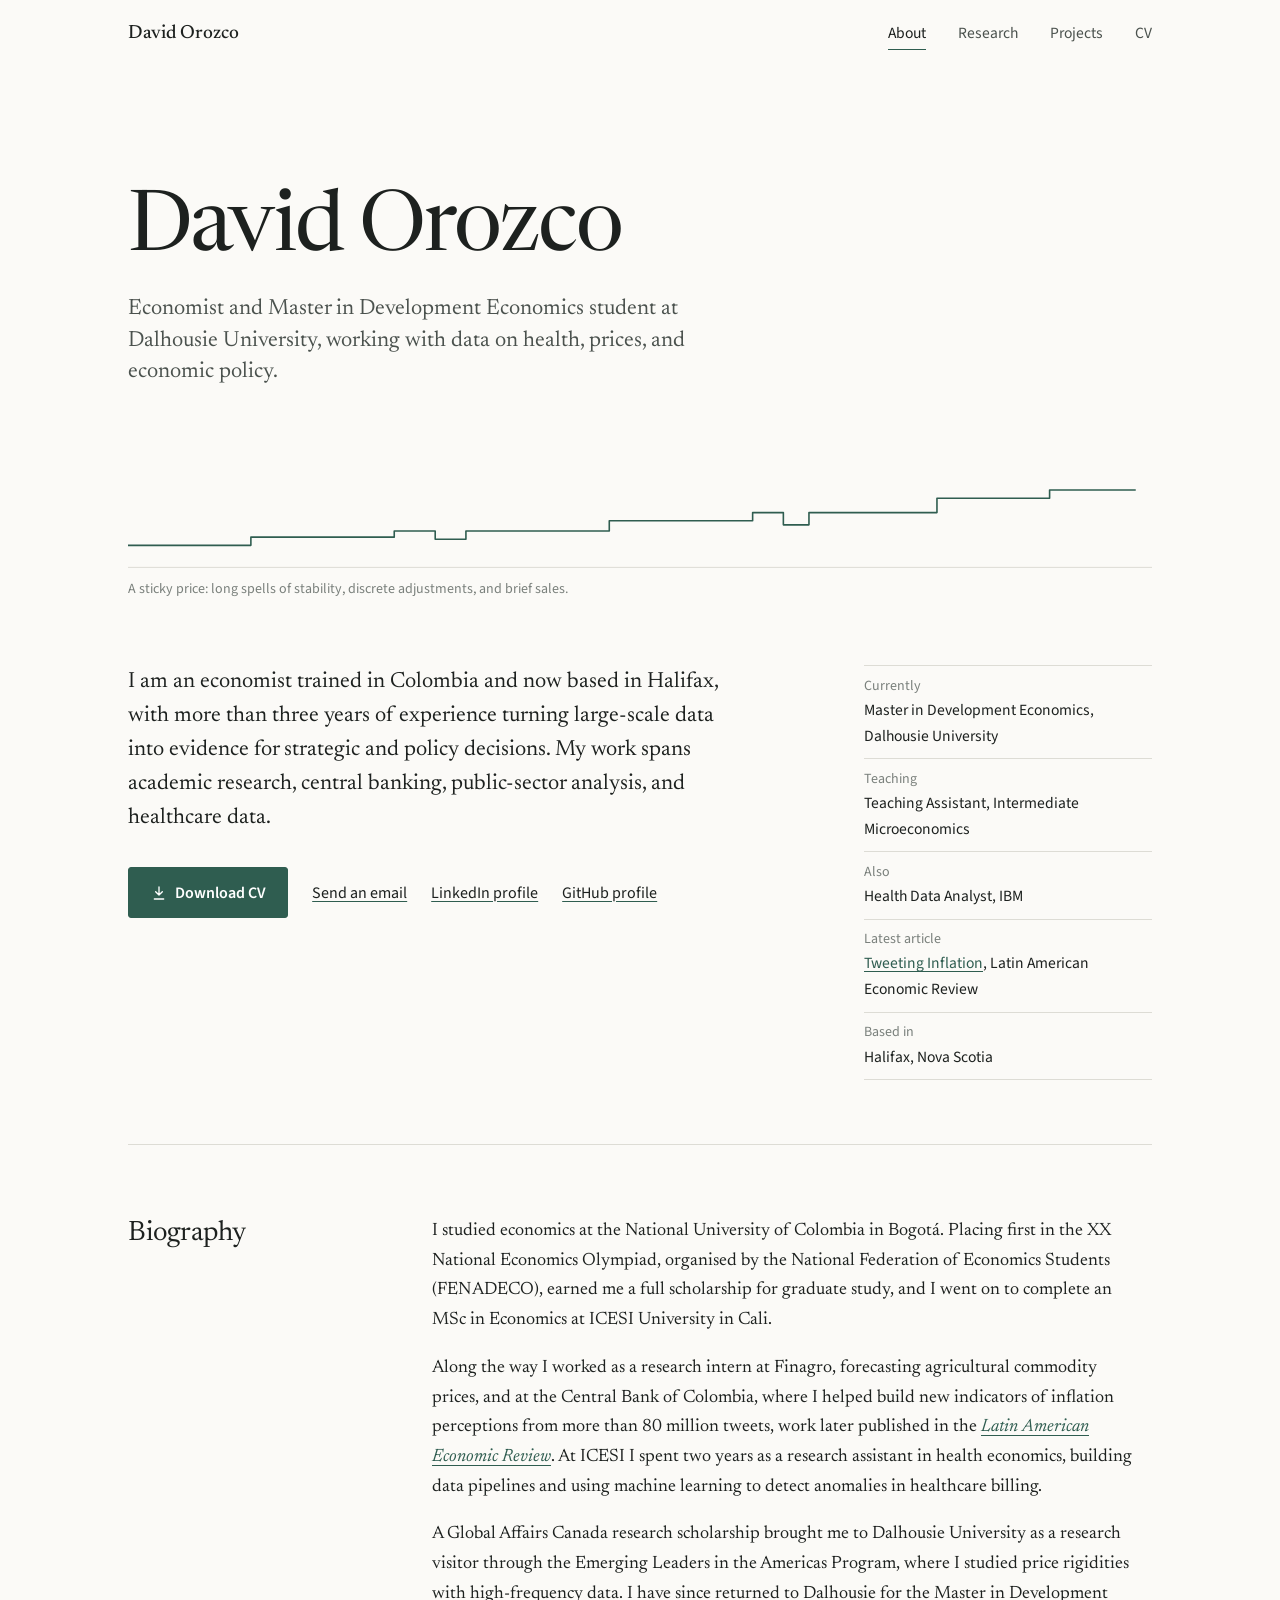
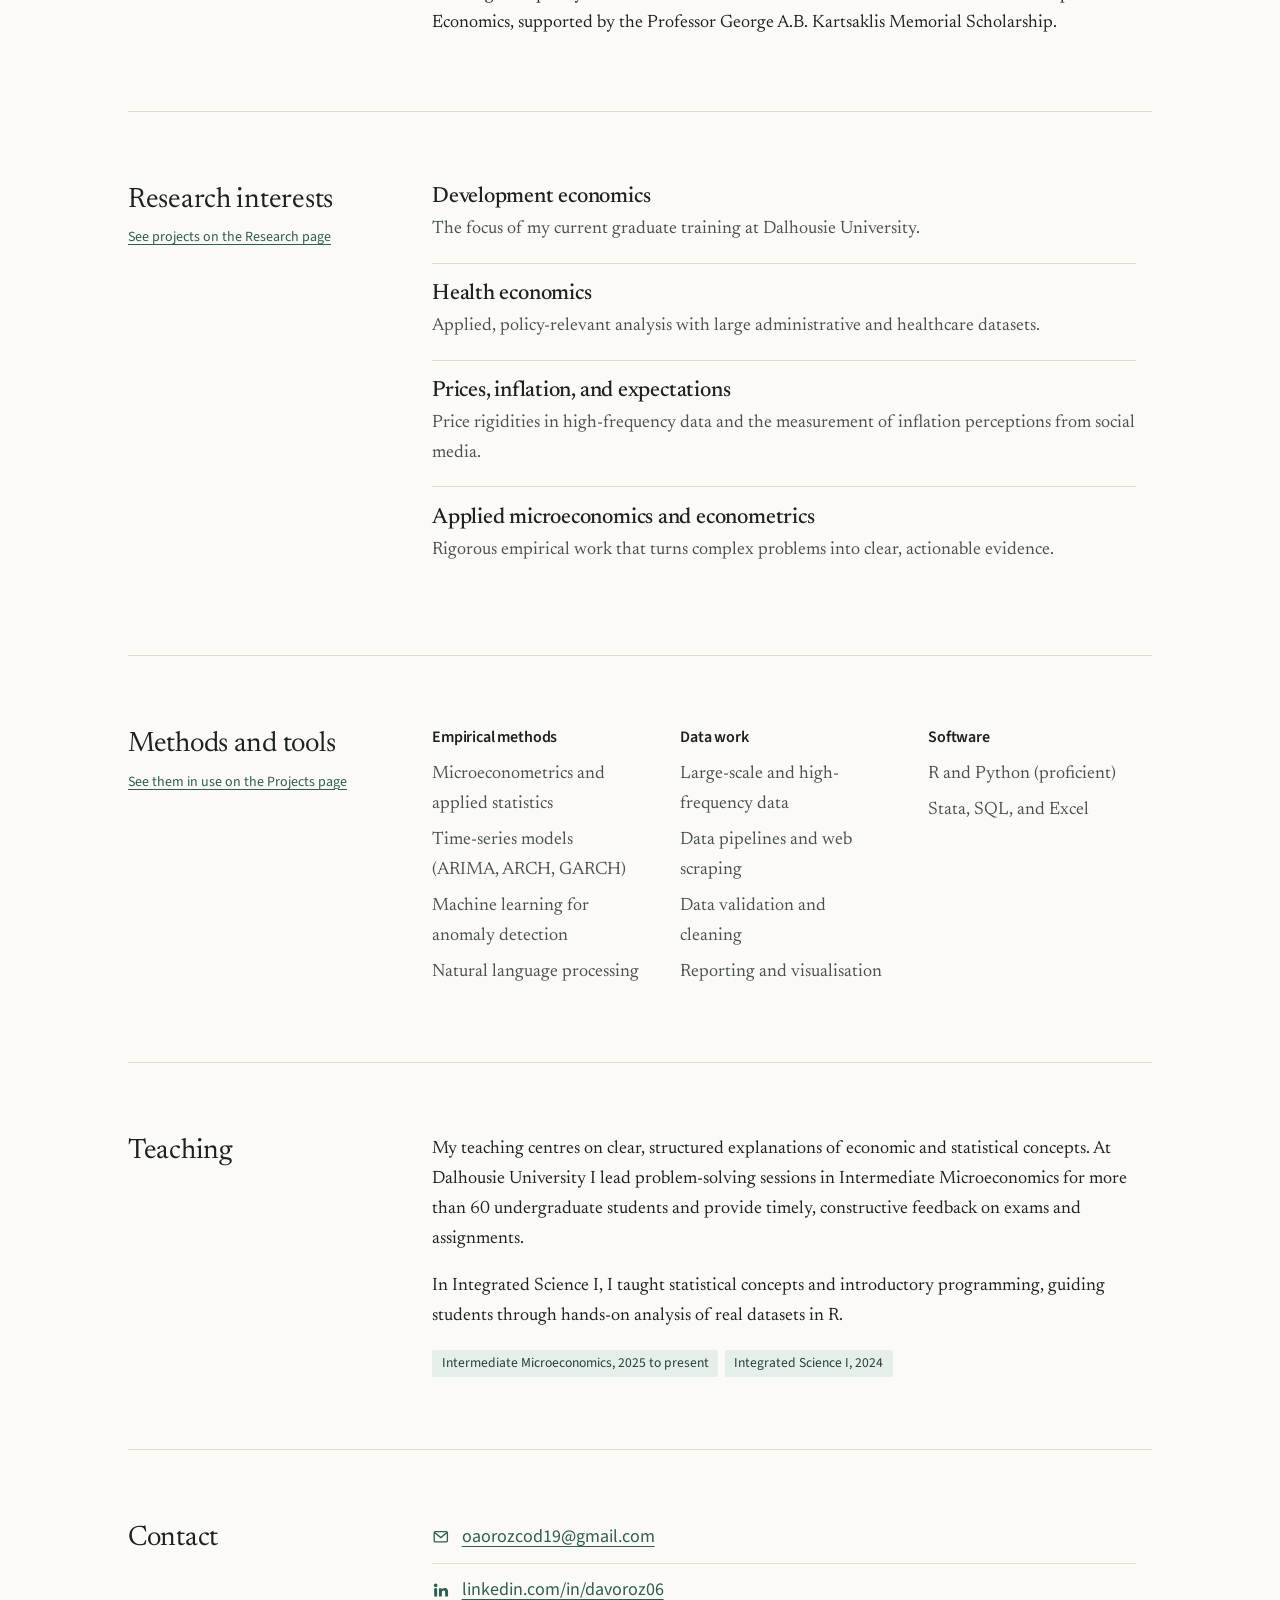
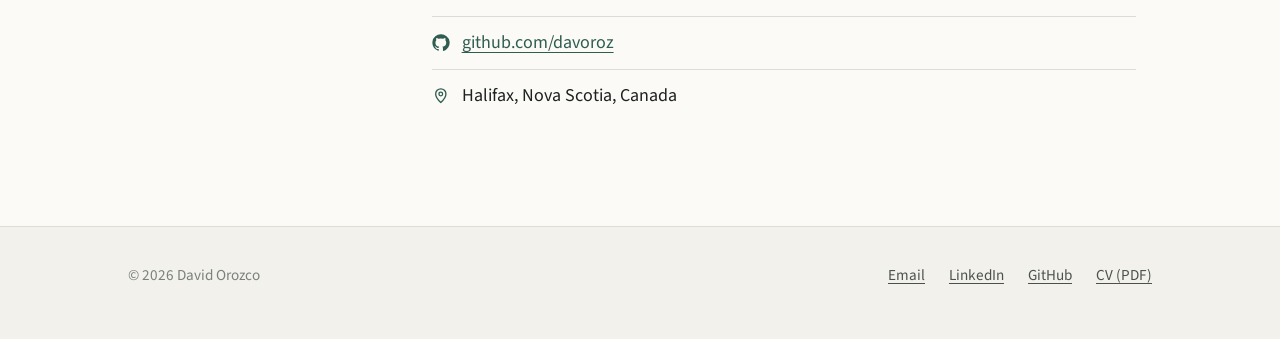
<file: index.html>
<!DOCTYPE html>
<html lang="en">
<head>
  <meta charset="utf-8">
  <meta name="viewport" content="width=device-width, initial-scale=1">
  <title>David Orozco | Economist</title>
  <meta name="description" content="David Orozco is an economist and Master in Development Economics student at Dalhousie University, working on applied microeconomics, health economics, and price dynamics.">
  <link rel="icon" href="assets/img/favicon.svg" type="image/svg+xml">
  <link rel="canonical" href="https://davoroz.github.io/david-orozco-site/">
  <meta name="theme-color" content="#FBFAF7" media="(prefers-color-scheme: light)">
  <meta name="theme-color" content="#151917" media="(prefers-color-scheme: dark)">

  <!-- Social preview (LinkedIn, X, Slack, WhatsApp…) -->
  <meta property="og:type" content="website">
  <meta property="og:site_name" content="David Orozco">
  <meta property="og:title" content="David Orozco | Economist">
  <meta property="og:description" content="David Orozco is an economist and Master in Development Economics student at Dalhousie University, working on applied microeconomics, health economics, and price dynamics.">
  <meta property="og:url" content="https://davoroz.github.io/david-orozco-site/">
  <meta property="og:image" content="https://davoroz.github.io/david-orozco-site/assets/img/og-image.png">
  <meta property="og:image:width" content="1200">
  <meta property="og:image:height" content="630">
  <meta property="og:image:alt" content="David Orozco, economist and data analyst, with a stylised sticky-price line.">
  <meta name="twitter:card" content="summary_large_image">

  <!-- Fonts: Newsreader (serif, text and headings) + Source Sans 3 (interface) -->
  <link rel="preconnect" href="https://fonts.googleapis.com">
  <link rel="preconnect" href="https://fonts.gstatic.com" crossorigin>
  <link href="https://fonts.googleapis.com/css2?family=Newsreader:ital,opsz,wght@0,6..72,300..600;1,6..72,400&family=Source+Sans+3:wght@400;600&display=swap" rel="stylesheet">

  <link rel="stylesheet" href="styles.css">
  <script>document.documentElement.classList.add('js');</script>
</head>
<body>
  <a class="skip-link" href="#main">Skip to content</a>

  <!-- ===== Header (same on every page; update aria-current per page) ===== -->
  <header class="site-header">
    <div class="site-header__inner">
      <a class="site-name" href="index.html">David Orozco</a>
      <button class="nav-toggle" type="button" aria-expanded="false" aria-controls="site-nav">Menu</button>
      <nav class="site-nav" id="site-nav" aria-label="Main">
        <ul>
          <li><a href="index.html" aria-current="page">About</a></li>
          <li><a href="research.html">Research</a></li>
          <li><a href="projects.html">Projects</a></li>
          <li><a href="cv.html">CV</a></li>
        </ul>
      </nav>
    </div>
  </header>

  <main id="main">

    <!-- ===== Hero ===== -->
    <section class="wrap hero" aria-labelledby="name">
      <h1 class="hero__name" id="name">David Orozco</h1>
      <p class="hero__role">Economist and Master in Development Economics student at Dalhousie University, working with data on health, prices, and economic policy.</p>

      <!-- Decorative sticky-price series. Edit the "d" attribute to change the shape. -->
      <svg class="price-path" viewBox="0 0 1000 120" preserveAspectRatio="none" aria-hidden="true" focusable="false">
        <path class="baseline" d="M0 119.5 H1000"/>
        <path class="series" d="M0 98 H120 V90 H260 V84 H300 V92 H330 V84 H470 V74 H610 V66 H640 V78 H665 V66 H790 V52 H900 V44 H1000"/>
      </svg>
      <p class="hero__caption">A sticky price: long spells of stability, discrete adjustments, and brief sales.</p>

      <div class="hero__intro">
        <div>
          <p class="lede">I am an economist trained in Colombia and now based in Halifax, with more than three years of experience turning large-scale data into evidence for strategic and policy decisions. My work spans academic research, central banking, public-sector analysis, and healthcare data.</p>
          <div class="actions" style="margin-top:2rem">
            <a class="button" href="assets/cv/David_Orozco_CV.pdf" download>
              <svg class="icon" viewBox="0 0 24 24" fill="none" stroke="currentColor" stroke-width="2" stroke-linecap="round" stroke-linejoin="round" aria-hidden="true"><path d="M12 3v12M7 10l5 5 5-5M5 21h14"/></svg>
              Download CV
            </a>
            <a class="text-link" href="mailto:oaorozcod19@gmail.com">Send an email</a>
            <a class="text-link" href="https://www.linkedin.com/in/davoroz06/" target="_blank" rel="noopener">LinkedIn profile</a>
            <a class="text-link" href="https://github.com/davoroz" target="_blank" rel="noopener">GitHub profile</a>
          </div>
        </div>
        <ul class="fact-list" aria-label="At a glance">
          <li><span>Currently</span>Master in Development Economics, Dalhousie University</li>
          <li><span>Teaching</span>Teaching Assistant, Intermediate Microeconomics</li>
          <li><span>Also</span>Health Data Analyst, IBM</li>
          <li><span>Latest article</span><a href="https://www.latinaer.org/index.php/laer/article/view/302" target="_blank" rel="noopener">Tweeting Inflation</a>, Latin American Economic Review</li>
          <li><span>Based in</span>Halifax, Nova Scotia</li>
        </ul>
      </div>
    </section>

    <div class="wrap">

      <!-- ===== Biography ===== -->
      <section class="section" aria-labelledby="bio">
        <h2 class="section__title" id="bio">Biography</h2>
        <div class="section__body">
          <p>I studied economics at the National University of Colombia in Bogotá. Placing first in the XX National Economics Olympiad, organised by the National Federation of Economics Students (FENADECO), earned me a full scholarship for graduate study, and I went on to complete an MSc in Economics at ICESI University in Cali.</p>
          <p>Along the way I worked as a research intern at Finagro, forecasting agricultural commodity prices, and at the Central Bank of Colombia, where I helped build new indicators of inflation perceptions from more than 80 million tweets, work later published in the <a href="https://www.latinaer.org/index.php/laer/article/view/302" target="_blank" rel="noopener"><em>Latin American Economic Review</em></a>. At ICESI I spent two years as a research assistant in health economics, building data pipelines and using machine learning to detect anomalies in healthcare billing.</p>
          <p>A Global Affairs Canada research scholarship brought me to Dalhousie University as a research visitor through the Emerging Leaders in the Americas Program, where I studied price rigidities with high-frequency data. I have since returned to Dalhousie for the Master in Development Economics, supported by the Professor George A.B. Kartsaklis Memorial Scholarship.</p>
        </div>
      </section>

      <!-- ===== Research interests ===== -->
      <section class="section" aria-labelledby="interests">
        <div>
          <h2 class="section__title" id="interests">Research interests</h2>
          <p class="section__note"><a href="research.html">See projects on the Research page</a></p>
        </div>
        <div class="section__body">
          <ul class="interest-list">
            <li>
              <h3>Development economics</h3>
              <p>The focus of my current graduate training at Dalhousie University.</p>
            </li>
            <li>
              <h3>Health economics</h3>
              <p>Applied, policy-relevant analysis with large administrative and healthcare datasets.</p>
            </li>
            <li>
              <h3>Prices, inflation, and expectations</h3>
              <p>Price rigidities in high-frequency data and the measurement of inflation perceptions from social media.</p>
            </li>
            <li>
              <h3>Applied microeconomics and econometrics</h3>
              <p>Rigorous empirical work that turns complex problems into clear, actionable evidence.</p>
            </li>
          </ul>
        </div>
      </section>

      <!-- ===== Methods & tools ===== -->
      <section class="section" aria-labelledby="methods">
        <div>
          <h2 class="section__title" id="methods">Methods and tools</h2>
          <p class="section__note"><a href="projects.html">See them in use on the Projects page</a></p>
        </div>
        <div class="section__body">
          <div class="tool-groups">
            <div>
              <h3>Empirical methods</h3>
              <ul>
                <li>Microeconometrics and applied statistics</li>
                <li>Time-series models (ARIMA, ARCH, GARCH)</li>
                <li>Machine learning for anomaly detection</li>
                <li>Natural language processing</li>
              </ul>
            </div>
            <div>
              <h3>Data work</h3>
              <ul>
                <li>Large-scale and high-frequency data</li>
                <li>Data pipelines and web scraping</li>
                <li>Data validation and cleaning</li>
                <li>Reporting and visualisation</li>
              </ul>
            </div>
            <div>
              <h3>Software</h3>
              <ul>
                <li>R and Python (proficient)</li>
                <li>Stata, SQL, and Excel</li>
              </ul>
            </div>
          </div>
        </div>
      </section>

      <!-- ===== Teaching ===== -->
      <section class="section" aria-labelledby="teaching">
        <h2 class="section__title" id="teaching">Teaching</h2>
        <div class="section__body">
          <p>My teaching centres on clear, structured explanations of economic and statistical concepts. At Dalhousie University I lead problem-solving sessions in Intermediate Microeconomics for more than 60 undergraduate students and provide timely, constructive feedback on exams and assignments.</p>
          <p>In Integrated Science I, I taught statistical concepts and introductory programming, guiding students through hands-on analysis of real datasets in R.</p>
          <ul class="tags" aria-label="Courses">
            <li>Intermediate Microeconomics, 2025 to present</li>
            <li>Integrated Science I, 2024</li>
          </ul>
        </div>
      </section>

      <!-- ===== Contact ===== -->
      <section class="section" aria-labelledby="contact">
        <h2 class="section__title" id="contact">Contact</h2>
        <div class="section__body">
          <ul class="contact-list">
            <li>
              <svg class="icon" viewBox="0 0 24 24" fill="none" stroke="currentColor" stroke-width="1.8" aria-hidden="true"><rect x="3" y="5" width="18" height="14" rx="1.5"/><path d="m3.5 6 8.5 7 8.5-7"/></svg>
              <a href="mailto:oaorozcod19@gmail.com">oaorozcod19@gmail.com</a>
            </li>
            <li>
              <svg class="icon" viewBox="0 0 24 24" fill="currentColor" aria-hidden="true"><path d="M4.98 3.5a2.5 2.5 0 1 1 0 5 2.5 2.5 0 0 1 0-5ZM3 9.75h4V21H3V9.75Zm6.5 0h3.8v1.6h.06c.53-.95 1.83-1.95 3.77-1.95 4.03 0 4.77 2.5 4.77 5.76V21h-4v-5.2c0-1.24-.02-2.84-1.8-2.84-1.8 0-2.6 1.3-2.6 2.75V21h-4V9.75Z"/></svg>
              <a href="https://www.linkedin.com/in/davoroz06/" target="_blank" rel="noopener">linkedin.com/in/davoroz06</a>
            </li>
            <li>
              <svg class="icon" viewBox="0 0 24 24" fill="currentColor" aria-hidden="true"><path d="M12 .5a11.5 11.5 0 0 0-3.64 22.41c.58.1.79-.25.79-.56v-2c-3.2.7-3.88-1.37-3.88-1.37-.53-1.33-1.28-1.69-1.28-1.69-1.05-.72.08-.7.08-.7 1.16.08 1.77 1.19 1.77 1.19 1.03 1.77 2.7 1.26 3.36.96.1-.75.4-1.26.73-1.55-2.55-.29-5.24-1.28-5.24-5.69 0-1.26.45-2.29 1.19-3.1-.12-.29-.52-1.46.11-3.05 0 0 .97-.31 3.17 1.18a11 11 0 0 1 5.77 0c2.2-1.49 3.17-1.18 3.17-1.18.63 1.59.23 2.76.11 3.05.74.81 1.19 1.84 1.19 3.1 0 4.42-2.7 5.4-5.26 5.68.41.36.78 1.06.78 2.14v3.17c0 .31.21.67.8.56A11.5 11.5 0 0 0 12 .5Z"/></svg>
              <a href="https://github.com/davoroz" target="_blank" rel="noopener">github.com/davoroz</a>
            </li>
            <li>
              <svg class="icon" viewBox="0 0 24 24" fill="none" stroke="currentColor" stroke-width="1.8" aria-hidden="true"><path d="M12 21s-7-6.2-7-11.5a7 7 0 0 1 14 0C19 14.8 12 21 12 21Z"/><circle cx="12" cy="9.5" r="2.5"/></svg>
              <span>Halifax, Nova Scotia, Canada</span>
            </li>
          </ul>
        </div>
      </section>

    </div>
  </main>

  <!-- ===== Footer (same on every page) ===== -->
  <footer class="site-footer">
    <div class="site-footer__inner">
      <p>&copy; <span data-year>2026</span> David Orozco</p>
      <ul>
        <li><a href="mailto:oaorozcod19@gmail.com">Email</a></li>
        <li><a href="https://www.linkedin.com/in/davoroz06/" target="_blank" rel="noopener">LinkedIn</a></li>
        <li><a href="https://github.com/davoroz" target="_blank" rel="noopener">GitHub</a></li>
        <li><a href="assets/cv/David_Orozco_CV.pdf" download>CV (PDF)</a></li>
      </ul>
    </div>
  </footer>

  <script src="script.js"></script>
</body>
</html>
</file>
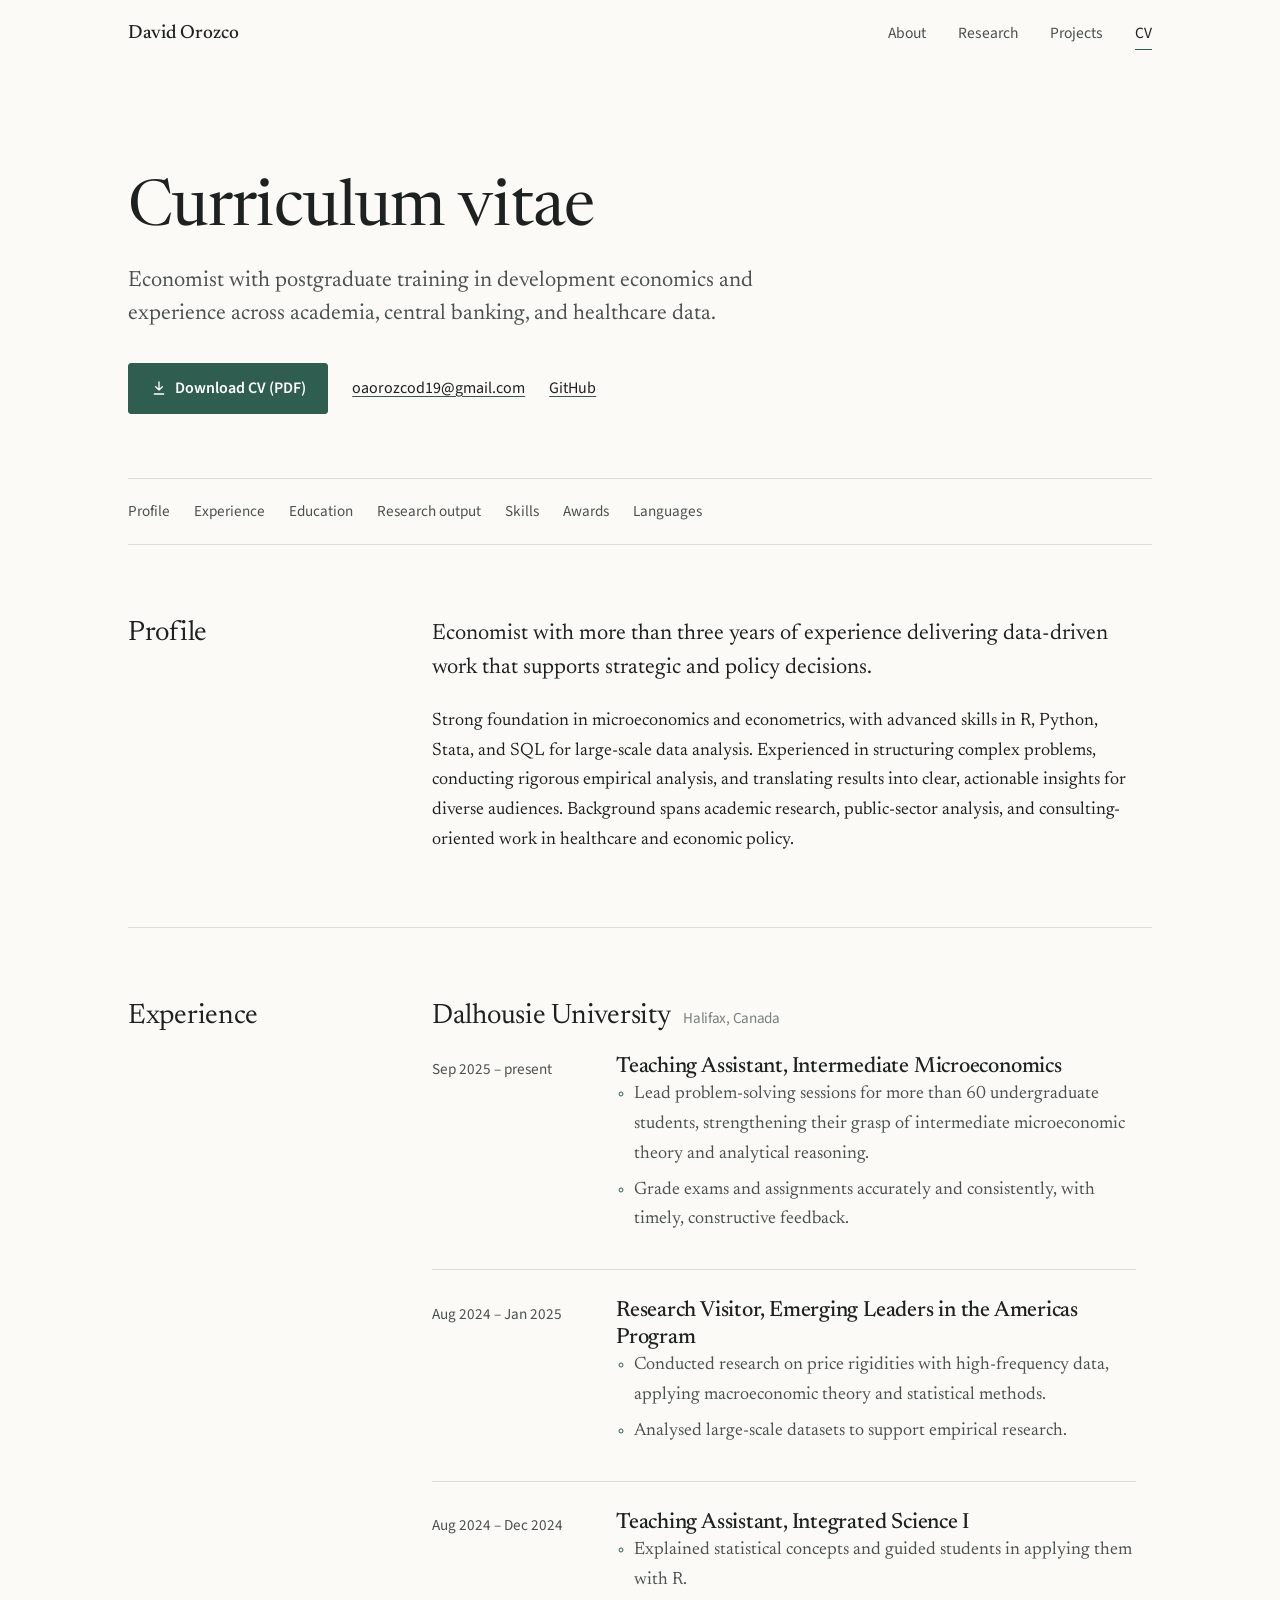
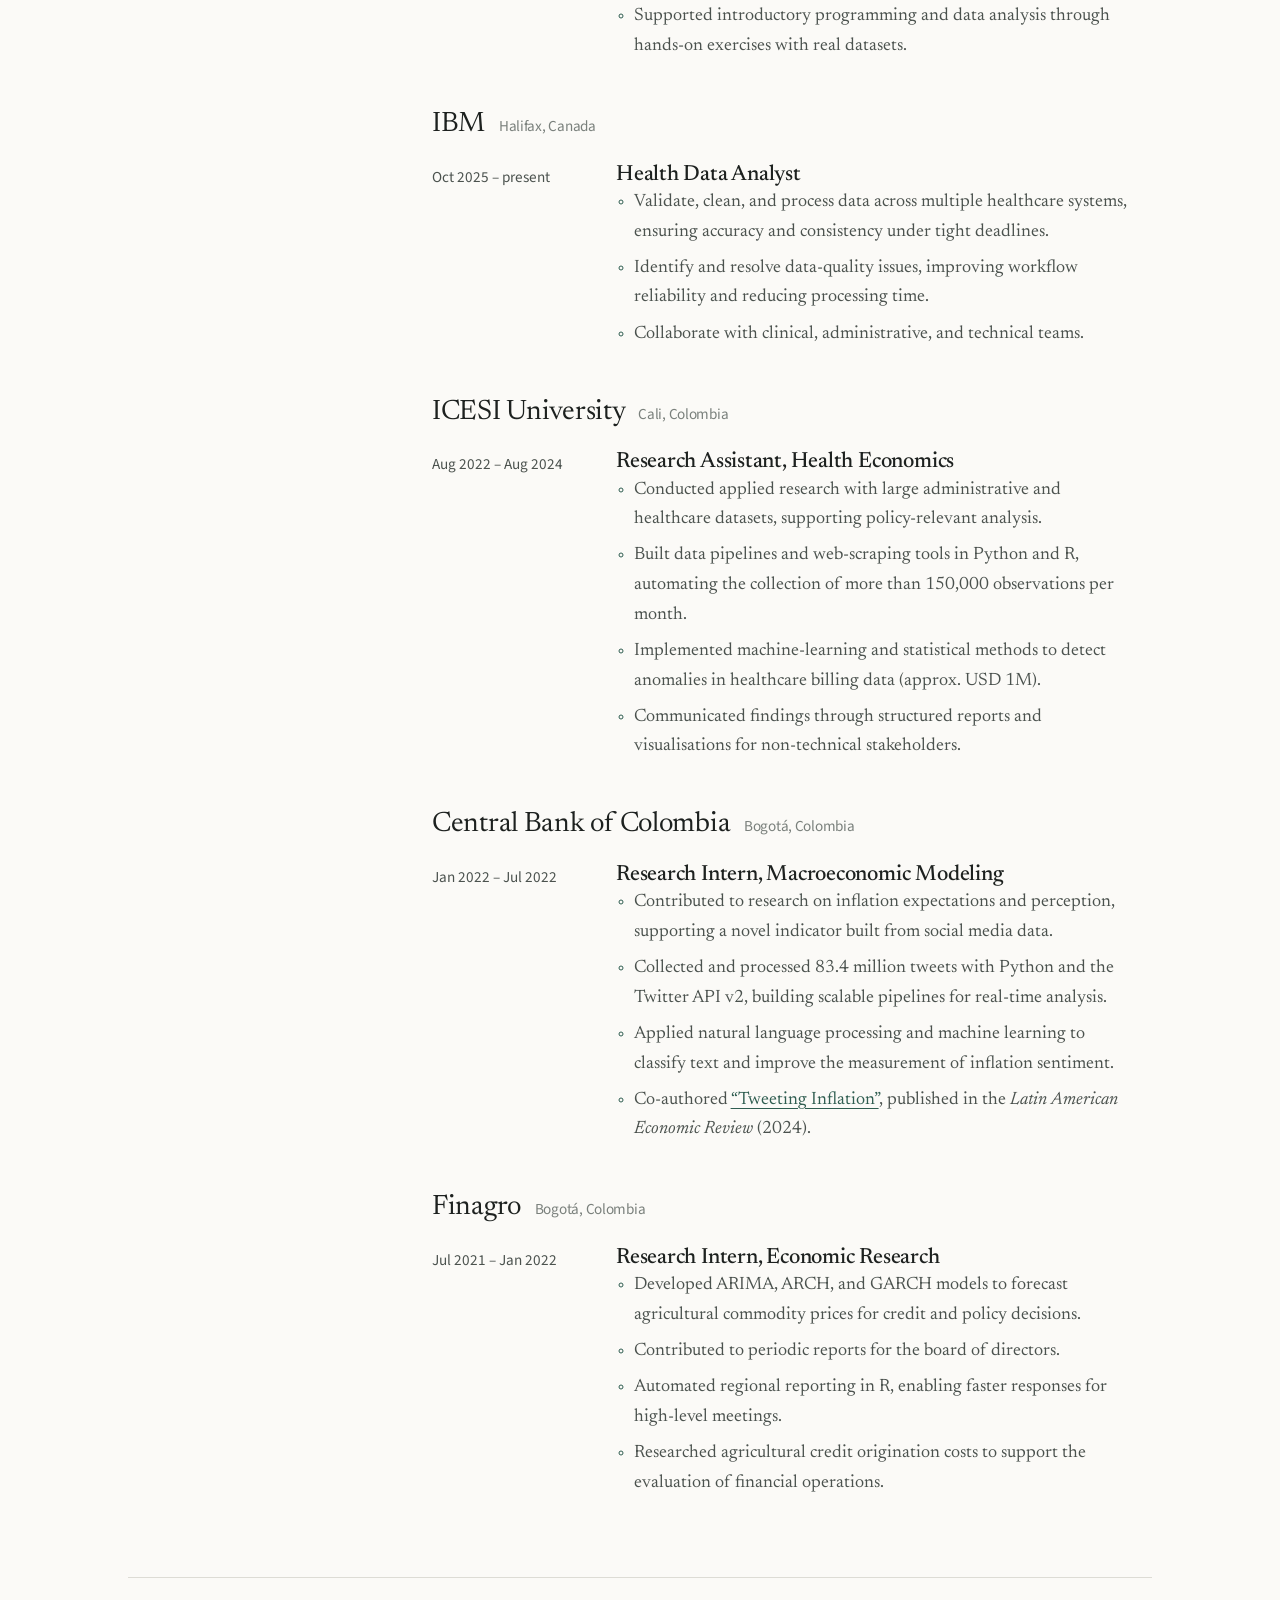
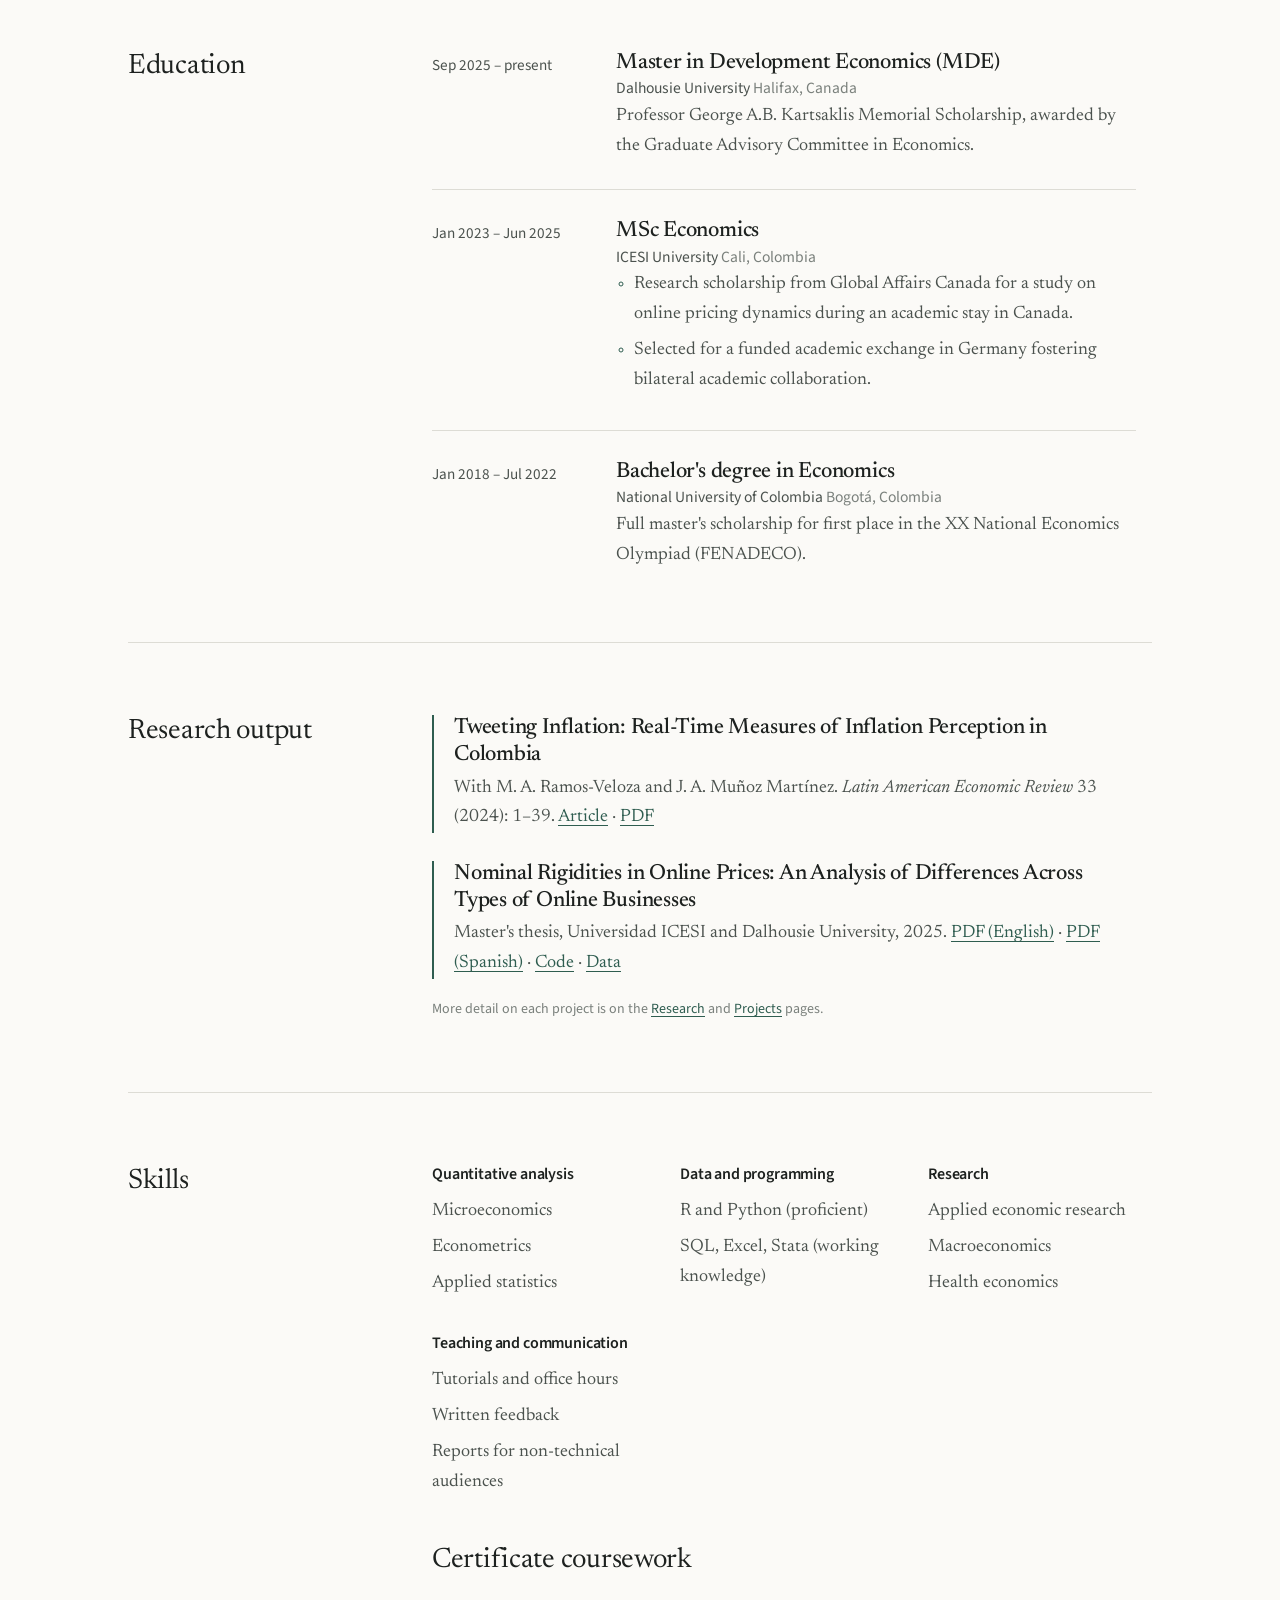
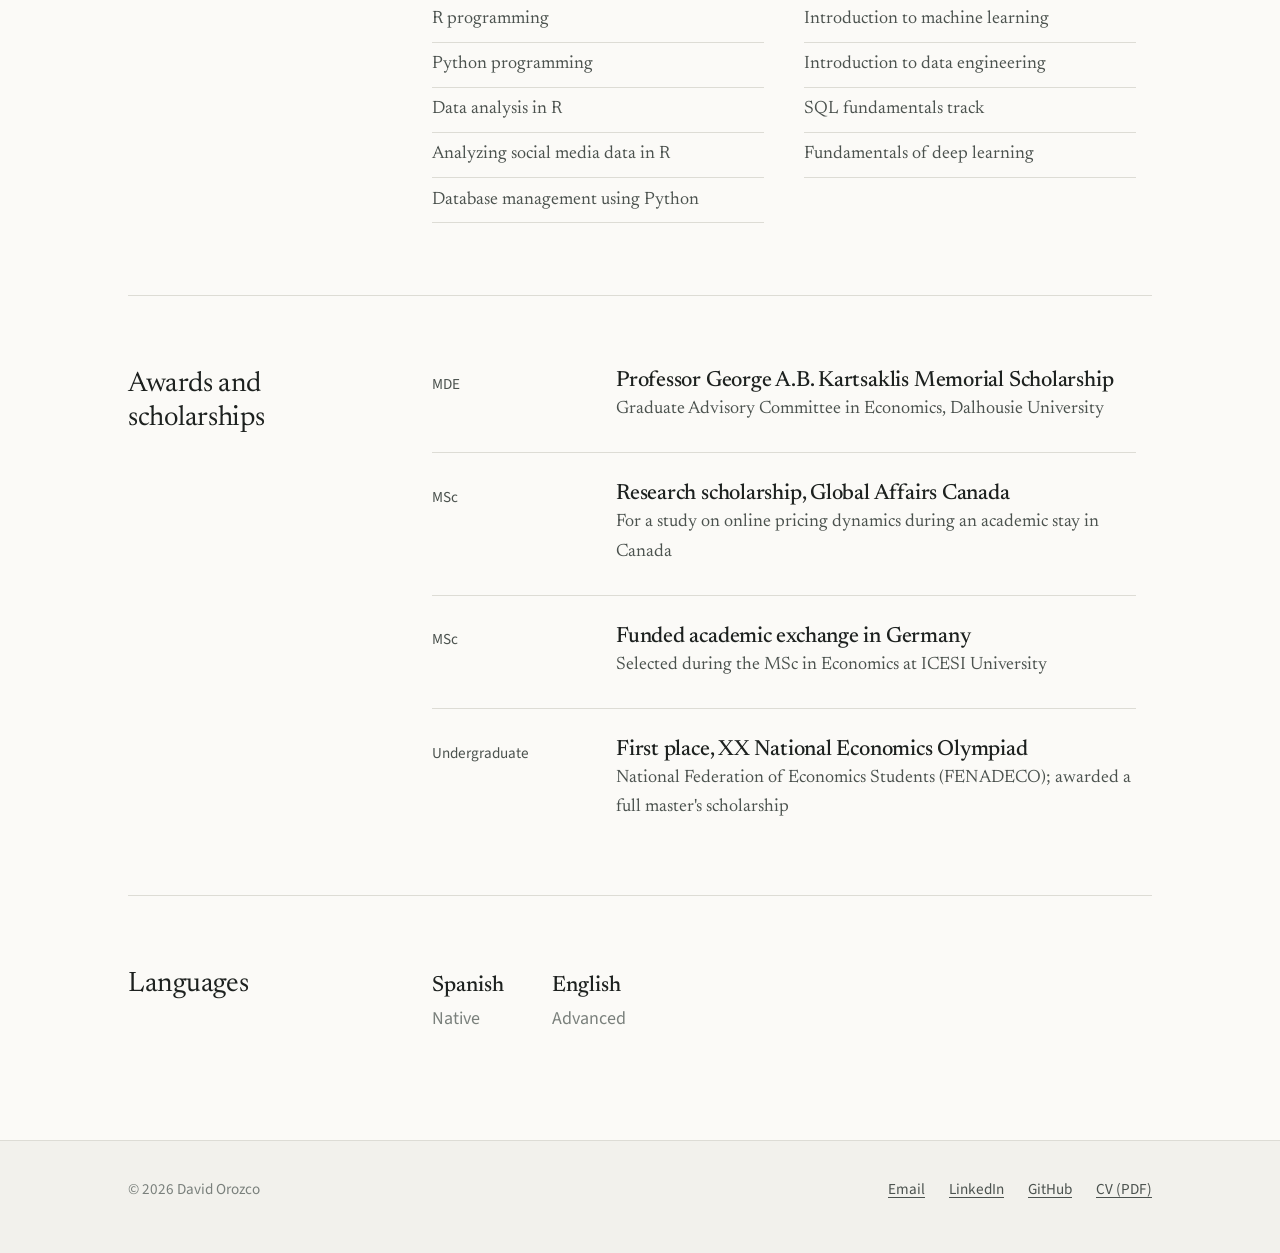
<file: cv.html>
<!DOCTYPE html>
<html lang="en">
<head>
  <meta charset="utf-8">
  <meta name="viewport" content="width=device-width, initial-scale=1">
  <title>CV | David Orozco</title>
  <meta name="description" content="Curriculum vitae of David Orozco, economist and data analyst: experience in research, central banking, and healthcare data.">
  <link rel="icon" href="assets/img/favicon.svg" type="image/svg+xml">
  <link rel="canonical" href="https://davoroz.github.io/david-orozco-site/cv.html">
  <meta name="theme-color" content="#FBFAF7" media="(prefers-color-scheme: light)">
  <meta name="theme-color" content="#151917" media="(prefers-color-scheme: dark)">

  <!-- Social preview (LinkedIn, X, Slack, WhatsApp…) -->
  <meta property="og:type" content="website">
  <meta property="og:site_name" content="David Orozco">
  <meta property="og:title" content="CV | David Orozco">
  <meta property="og:description" content="Curriculum vitae of David Orozco, economist and data analyst: experience in research, central banking, and healthcare data.">
  <meta property="og:url" content="https://davoroz.github.io/david-orozco-site/cv.html">
  <meta property="og:image" content="https://davoroz.github.io/david-orozco-site/assets/img/og-image.png">
  <meta property="og:image:width" content="1200">
  <meta property="og:image:height" content="630">
  <meta property="og:image:alt" content="David Orozco, economist and data analyst, with a stylised sticky-price line.">
  <meta name="twitter:card" content="summary_large_image">
  <link rel="preconnect" href="https://fonts.googleapis.com">
  <link rel="preconnect" href="https://fonts.gstatic.com" crossorigin>
  <link href="https://fonts.googleapis.com/css2?family=Newsreader:ital,opsz,wght@0,6..72,300..600;1,6..72,400&family=Source+Sans+3:wght@400;600&display=swap" rel="stylesheet">
  <link rel="stylesheet" href="styles.css">
  <script>document.documentElement.classList.add('js');</script>
</head>
<body>
  <a class="skip-link" href="#main">Skip to content</a>

  <header class="site-header">
    <div class="site-header__inner">
      <a class="site-name" href="index.html">David Orozco</a>
      <button class="nav-toggle" type="button" aria-expanded="false" aria-controls="site-nav">Menu</button>
      <nav class="site-nav" id="site-nav" aria-label="Main">
        <ul>
          <li><a href="index.html">About</a></li>
          <li><a href="research.html">Research</a></li>
          <li><a href="projects.html">Projects</a></li>
          <li><a href="cv.html" aria-current="page">CV</a></li>
        </ul>
      </nav>
    </div>
  </header>

  <main id="main">
    <div class="wrap">

      <header class="page-intro">
        <h1>Curriculum vitae</h1>
        <p>Economist with postgraduate training in development economics and experience across academia, central banking, and healthcare data.</p>
        <div class="actions">
          <a class="button" href="assets/cv/David_Orozco_CV.pdf" download>
            <svg class="icon" viewBox="0 0 24 24" fill="none" stroke="currentColor" stroke-width="2" stroke-linecap="round" stroke-linejoin="round" aria-hidden="true"><path d="M12 3v12M7 10l5 5 5-5M5 21h14"/></svg>
            Download CV (PDF)
          </a>
          <a class="text-link" href="mailto:oaorozcod19@gmail.com">oaorozcod19@gmail.com</a>
          <a class="text-link" href="https://github.com/davoroz" target="_blank" rel="noopener">GitHub</a>
        </div>
      </header>

      <nav aria-label="CV sections">
        <ul class="cv-contents">
          <li><a href="#profile">Profile</a></li>
          <li><a href="#experience">Experience</a></li>
          <li><a href="#education">Education</a></li>
          <li><a href="#output">Research output</a></li>
          <li><a href="#skills">Skills</a></li>
          <li><a href="#awards">Awards</a></li>
          <li><a href="#languages">Languages</a></li>
        </ul>
      </nav>

      <!-- ===== Profile ===== -->
      <section class="section" aria-labelledby="profile">
        <h2 class="section__title" id="profile">Profile</h2>
        <div class="section__body">
          <p class="lede">Economist with more than three years of experience delivering data-driven work that supports strategic and policy decisions.</p>
          <p>Strong foundation in microeconomics and econometrics, with advanced skills in R, Python, Stata, and SQL for large-scale data analysis. Experienced in structuring complex problems, conducting rigorous empirical analysis, and translating results into clear, actionable insights for diverse audiences. Background spans academic research, public-sector analysis, and consulting-oriented work in healthcare and economic policy.</p>
        </div>
      </section>

      <!-- ===== Experience ===== -->
      <section class="section" aria-labelledby="experience">
        <h2 class="section__title" id="experience">Experience</h2>
        <div class="section__body">

          <!-- Dalhousie -->
          <div class="org-group">
            <h3 class="org-group__name">Dalhousie University <small>Halifax, Canada</small></h3>
            <ul class="entries">
              <li class="entry">
                <p class="entry__date">Sep 2025 – present</p>
                <div>
                  <h4 class="entry__title">Teaching Assistant, Intermediate Microeconomics</h4>
                  <ul>
                    <li>Lead problem-solving sessions for more than 60 undergraduate students, strengthening their grasp of intermediate microeconomic theory and analytical reasoning.</li>
                    <li>Grade exams and assignments accurately and consistently, with timely, constructive feedback.</li>
                  </ul>
                </div>
              </li>
              <li class="entry">
                <p class="entry__date">Aug 2024 – Jan 2025</p>
                <div>
                  <h4 class="entry__title">Research Visitor, Emerging Leaders in the Americas Program</h4>
                  <ul>
                    <li>Conducted research on price rigidities with high-frequency data, applying macroeconomic theory and statistical methods.</li>
                    <li>Analysed large-scale datasets to support empirical research.</li>
                  </ul>
                </div>
              </li>
              <li class="entry">
                <p class="entry__date">Aug 2024 – Dec 2024</p>
                <div>
                  <h4 class="entry__title">Teaching Assistant, Integrated Science I</h4>
                  <ul>
                    <li>Explained statistical concepts and guided students in applying them with R.</li>
                    <li>Supported introductory programming and data analysis through hands-on exercises with real datasets.</li>
                  </ul>
                </div>
              </li>
            </ul>
          </div>

          <!-- IBM -->
          <div class="org-group">
            <h3 class="org-group__name">IBM <small>Halifax, Canada</small></h3>
            <ul class="entries">
              <li class="entry">
                <p class="entry__date">Oct 2025 – present</p>
                <div>
                  <h4 class="entry__title">Health Data Analyst</h4>
                  <ul>
                    <li>Validate, clean, and process data across multiple healthcare systems, ensuring accuracy and consistency under tight deadlines.</li>
                    <li>Identify and resolve data-quality issues, improving workflow reliability and reducing processing time.</li>
                    <li>Collaborate with clinical, administrative, and technical teams.</li>
                  </ul>
                </div>
              </li>
            </ul>
          </div>

          <!-- ICESI -->
          <div class="org-group">
            <h3 class="org-group__name">ICESI University <small>Cali, Colombia</small></h3>
            <ul class="entries">
              <li class="entry">
                <p class="entry__date">Aug 2022 – Aug 2024</p>
                <div>
                  <h4 class="entry__title">Research Assistant, Health Economics</h4>
                  <ul>
                    <li>Conducted applied research with large administrative and healthcare datasets, supporting policy-relevant analysis.</li>
                    <li>Built data pipelines and web-scraping tools in Python and R, automating the collection of more than 150,000 observations per month.</li>
                    <li>Implemented machine-learning and statistical methods to detect anomalies in healthcare billing data (approx. USD 1M).</li>
                    <li>Communicated findings through structured reports and visualisations for non-technical stakeholders.</li>
                  </ul>
                </div>
              </li>
            </ul>
          </div>

          <!-- Central Bank -->
          <div class="org-group">
            <h3 class="org-group__name">Central Bank of Colombia <small>Bogotá, Colombia</small></h3>
            <ul class="entries">
              <li class="entry">
                <p class="entry__date">Jan 2022 – Jul 2022</p>
                <div>
                  <h4 class="entry__title">Research Intern, Macroeconomic Modeling</h4>
                  <ul>
                    <li>Contributed to research on inflation expectations and perception, supporting a novel indicator built from social media data.</li>
                    <li>Collected and processed 83.4 million tweets with Python and the Twitter API v2, building scalable pipelines for real-time analysis.</li>
                    <li>Applied natural language processing and machine learning to classify text and improve the measurement of inflation sentiment.</li>
                    <li>Co-authored <a href="https://www.latinaer.org/index.php/laer/article/view/302" target="_blank" rel="noopener">“Tweeting Inflation”</a>, published in the <em>Latin American Economic Review</em> (2024).</li>
                  </ul>
                </div>
              </li>
            </ul>
          </div>

          <!-- Finagro -->
          <div class="org-group">
            <h3 class="org-group__name">Finagro <small>Bogotá, Colombia</small></h3>
            <ul class="entries">
              <li class="entry">
                <p class="entry__date">Jul 2021 – Jan 2022</p>
                <div>
                  <h4 class="entry__title">Research Intern, Economic Research</h4>
                  <ul>
                    <li>Developed ARIMA, ARCH, and GARCH models to forecast agricultural commodity prices for credit and policy decisions.</li>
                    <li>Contributed to periodic reports for the board of directors.</li>
                    <li>Automated regional reporting in R, enabling faster responses for high-level meetings.</li>
                    <li>Researched agricultural credit origination costs to support the evaluation of financial operations.</li>
                  </ul>
                </div>
              </li>
            </ul>
          </div>

        </div>
      </section>

      <!-- ===== Education ===== -->
      <section class="section" aria-labelledby="education">
        <h2 class="section__title" id="education">Education</h2>
        <div class="section__body">
          <ul class="entries">
            <li class="entry">
              <p class="entry__date">Sep 2025 – present</p>
              <div>
                <h3 class="entry__title">Master in Development Economics (MDE)</h3>
                <p class="entry__org">Dalhousie University <span class="place">Halifax, Canada</span></p>
                <p>Professor George A.B. Kartsaklis Memorial Scholarship, awarded by the Graduate Advisory Committee in Economics.</p>
              </div>
            </li>
            <li class="entry">
              <p class="entry__date">Jan 2023 – Jun 2025</p>
              <div>
                <h3 class="entry__title">MSc Economics</h3>
                <p class="entry__org">ICESI University <span class="place">Cali, Colombia</span></p>
                <ul>
                  <li>Research scholarship from Global Affairs Canada for a study on online pricing dynamics during an academic stay in Canada.</li>
                  <li>Selected for a funded academic exchange in Germany fostering bilateral academic collaboration.</li>
                </ul>
              </div>
            </li>
            <li class="entry">
              <p class="entry__date">Jan 2018 – Jul 2022</p>
              <div>
                <h3 class="entry__title">Bachelor's degree in Economics</h3>
                <p class="entry__org">National University of Colombia <span class="place">Bogotá, Colombia</span></p>
                <p>Full master's scholarship for first place in the XX National Economics Olympiad (FENADECO).</p>
              </div>
            </li>
          </ul>
        </div>
      </section>

      <!-- ===== Research output ===== -->
      <section class="section" aria-labelledby="output">
        <h2 class="section__title" id="output">Research output</h2>
        <div class="section__body">
          <div class="output-item">
            <h3>Tweeting Inflation: Real-Time Measures of Inflation Perception in Colombia</h3>
            <p>With M. A. Ramos-Veloza and J. A. Muñoz Martínez. <em>Latin American Economic Review</em> 33 (2024): 1–39. <a href="https://www.latinaer.org/index.php/laer/article/view/302" target="_blank" rel="noopener">Article</a> · <a href="https://www.latinaer.org/index.php/laer/article/download/302/153" target="_blank" rel="noopener">PDF</a></p>
          </div>
          <div class="output-item" style="margin-top:1.75rem">
            <h3>Nominal Rigidities in Online Prices: An Analysis of Differences Across Types of Online Businesses</h3>
            <p>Master's thesis, Universidad ICESI and Dalhousie University, 2025. <a href="https://github.com/davoroz/price-rigidities-colombia/blob/main/paper/nominal_rigidities_online_prices_colombia_EN.pdf" target="_blank" rel="noopener">PDF (English)</a> · <a href="https://github.com/davoroz/price-rigidities-colombia/blob/main/paper/rigideces_nominales_precios_en_linea_colombia_ES.pdf" target="_blank" rel="noopener">PDF (Spanish)</a> · <a href="https://github.com/davoroz/price-rigidities-colombia" target="_blank" rel="noopener">Code</a> · <a href="https://doi.org/10.5281/zenodo.22926028" target="_blank" rel="noopener">Data</a></p>
          </div>
          <p class="section__note" style="margin-top:1.25rem">More detail on each project is on the <a href="research.html">Research</a> and <a href="projects.html">Projects</a> pages.</p>
        </div>
      </section>

      <!-- ===== Skills ===== -->
      <section class="section" aria-labelledby="skills">
        <h2 class="section__title" id="skills">Skills</h2>
        <div class="section__body">
          <div class="tool-groups">
            <div>
              <h3>Quantitative analysis</h3>
              <ul>
                <li>Microeconomics</li>
                <li>Econometrics</li>
                <li>Applied statistics</li>
              </ul>
            </div>
            <div>
              <h3>Data and programming</h3>
              <ul>
                <li>R and Python (proficient)</li>
                <li>SQL, Excel, Stata (working knowledge)</li>
              </ul>
            </div>
            <div>
              <h3>Research</h3>
              <ul>
                <li>Applied economic research</li>
                <li>Macroeconomics</li>
                <li>Health economics</li>
              </ul>
            </div>
            <div>
              <h3>Teaching and communication</h3>
              <ul>
                <li>Tutorials and office hours</li>
                <li>Written feedback</li>
                <li>Reports for non-technical audiences</li>
              </ul>
            </div>
          </div>

          <h3 class="org-group__name" style="margin-top:2.75rem">Certificate coursework</h3>
          <ul class="cert-list">
            <li>R programming</li>
            <li>Python programming</li>
            <li>Data analysis in R</li>
            <li>Analyzing social media data in R</li>
            <li>Database management using Python</li>
            <li>Introduction to machine learning</li>
            <li>Introduction to data engineering</li>
            <li>SQL fundamentals track</li>
            <li>Fundamentals of deep learning</li>
          </ul>
        </div>
      </section>

      <!-- ===== Awards ===== -->
      <section class="section" aria-labelledby="awards">
        <h2 class="section__title" id="awards">Awards and scholarships</h2>
        <div class="section__body">
          <ul class="entries">
            <li class="entry">
              <p class="entry__date">MDE</p>
              <div>
                <h3 class="entry__title">Professor George A.B. Kartsaklis Memorial Scholarship</h3>
                <p>Graduate Advisory Committee in Economics, Dalhousie University</p>
              </div>
            </li>
            <li class="entry">
              <p class="entry__date">MSc</p>
              <div>
                <h3 class="entry__title">Research scholarship, Global Affairs Canada</h3>
                <p>For a study on online pricing dynamics during an academic stay in Canada</p>
              </div>
            </li>
            <li class="entry">
              <p class="entry__date">MSc</p>
              <div>
                <h3 class="entry__title">Funded academic exchange in Germany</h3>
                <p>Selected during the MSc in Economics at ICESI University</p>
              </div>
            </li>
            <li class="entry">
              <p class="entry__date">Undergraduate</p>
              <div>
                <h3 class="entry__title">First place, XX National Economics Olympiad</h3>
                <p>National Federation of Economics Students (FENADECO); awarded a full master's scholarship</p>
              </div>
            </li>
          </ul>
        </div>
      </section>

      <!-- ===== Languages ===== -->
      <section class="section" aria-labelledby="languages">
        <h2 class="section__title" id="languages">Languages</h2>
        <div class="section__body">
          <ul class="lang-list">
            <li><strong>Spanish</strong><span>Native</span></li>
            <li><strong>English</strong><span>Advanced</span></li>
          </ul>
        </div>
      </section>

    </div>
  </main>

  <footer class="site-footer">
    <div class="site-footer__inner">
      <p>&copy; <span data-year>2026</span> David Orozco</p>
      <ul>
        <li><a href="mailto:oaorozcod19@gmail.com">Email</a></li>
        <li><a href="https://www.linkedin.com/in/davoroz06/" target="_blank" rel="noopener">LinkedIn</a></li>
        <li><a href="https://github.com/davoroz" target="_blank" rel="noopener">GitHub</a></li>
        <li><a href="assets/cv/David_Orozco_CV.pdf" download>CV (PDF)</a></li>
      </ul>
    </div>
  </footer>

  <script src="script.js"></script>
</body>
</html>
</file>
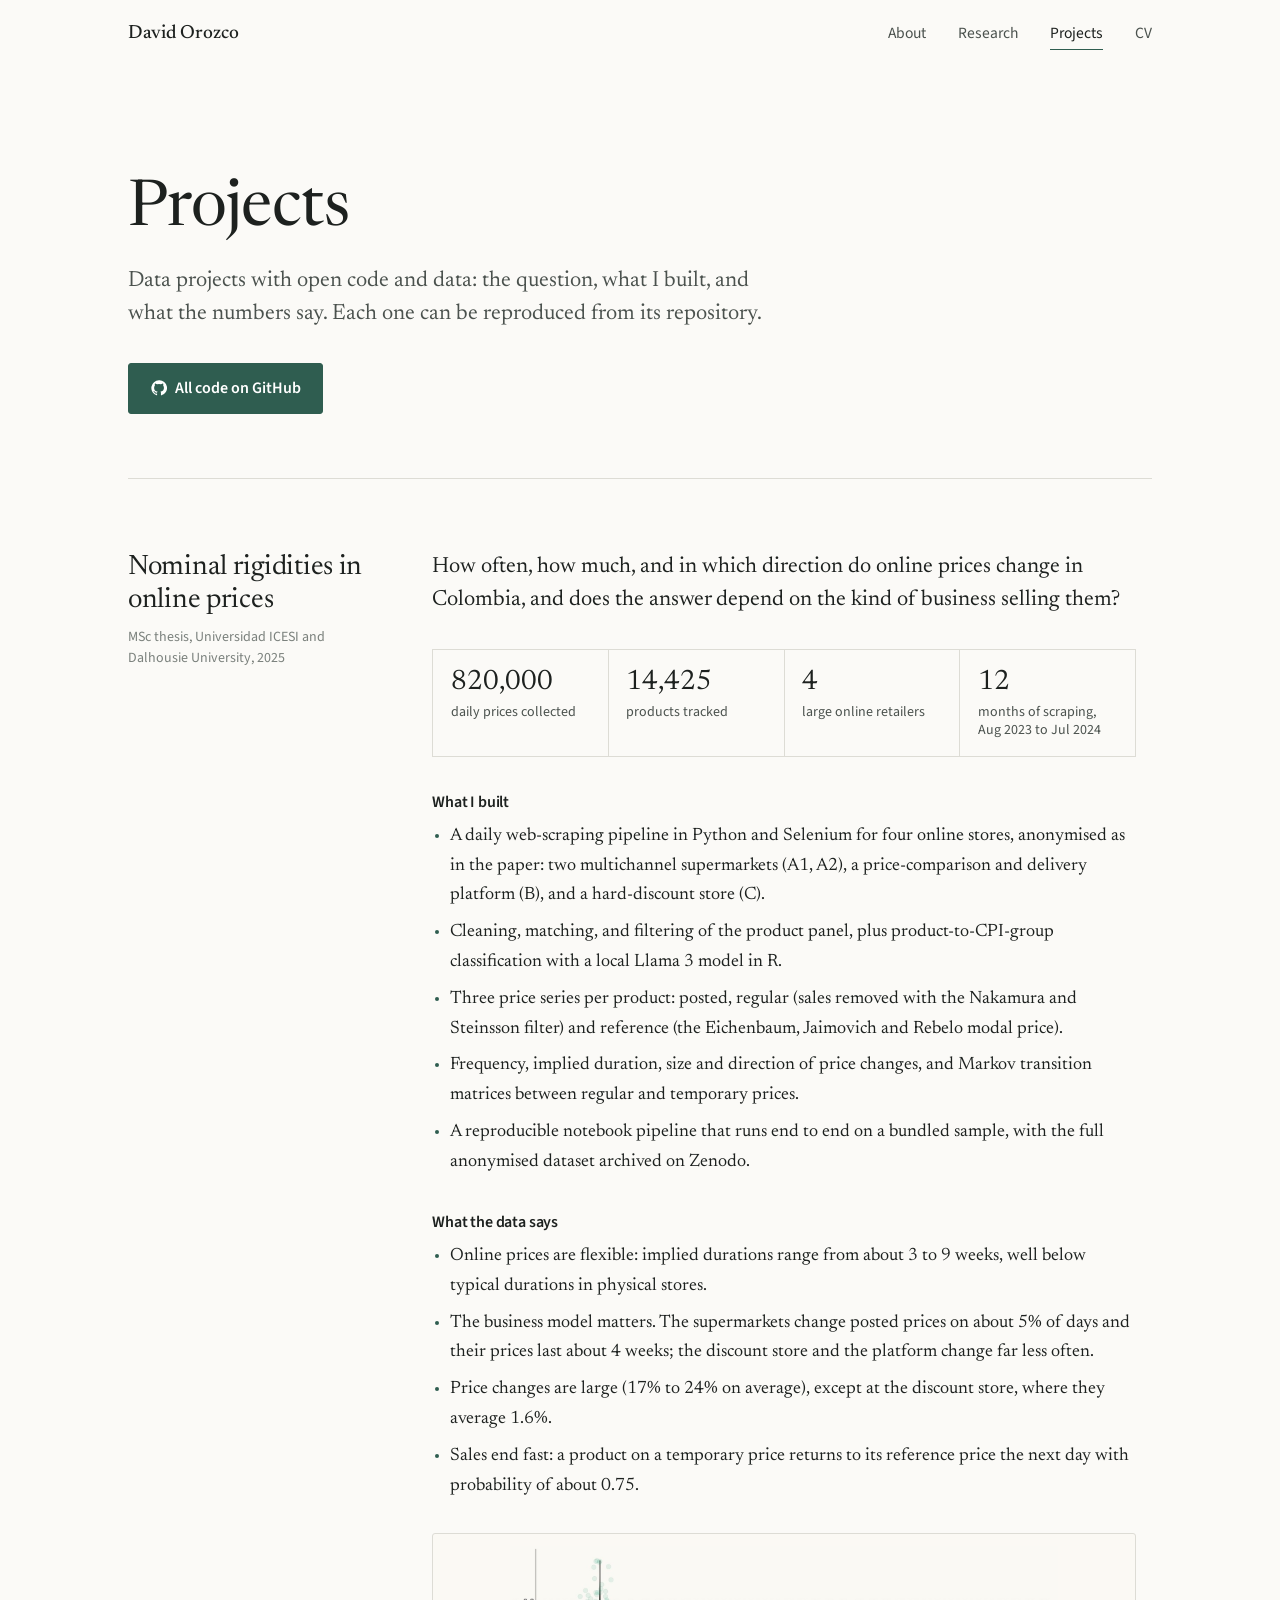
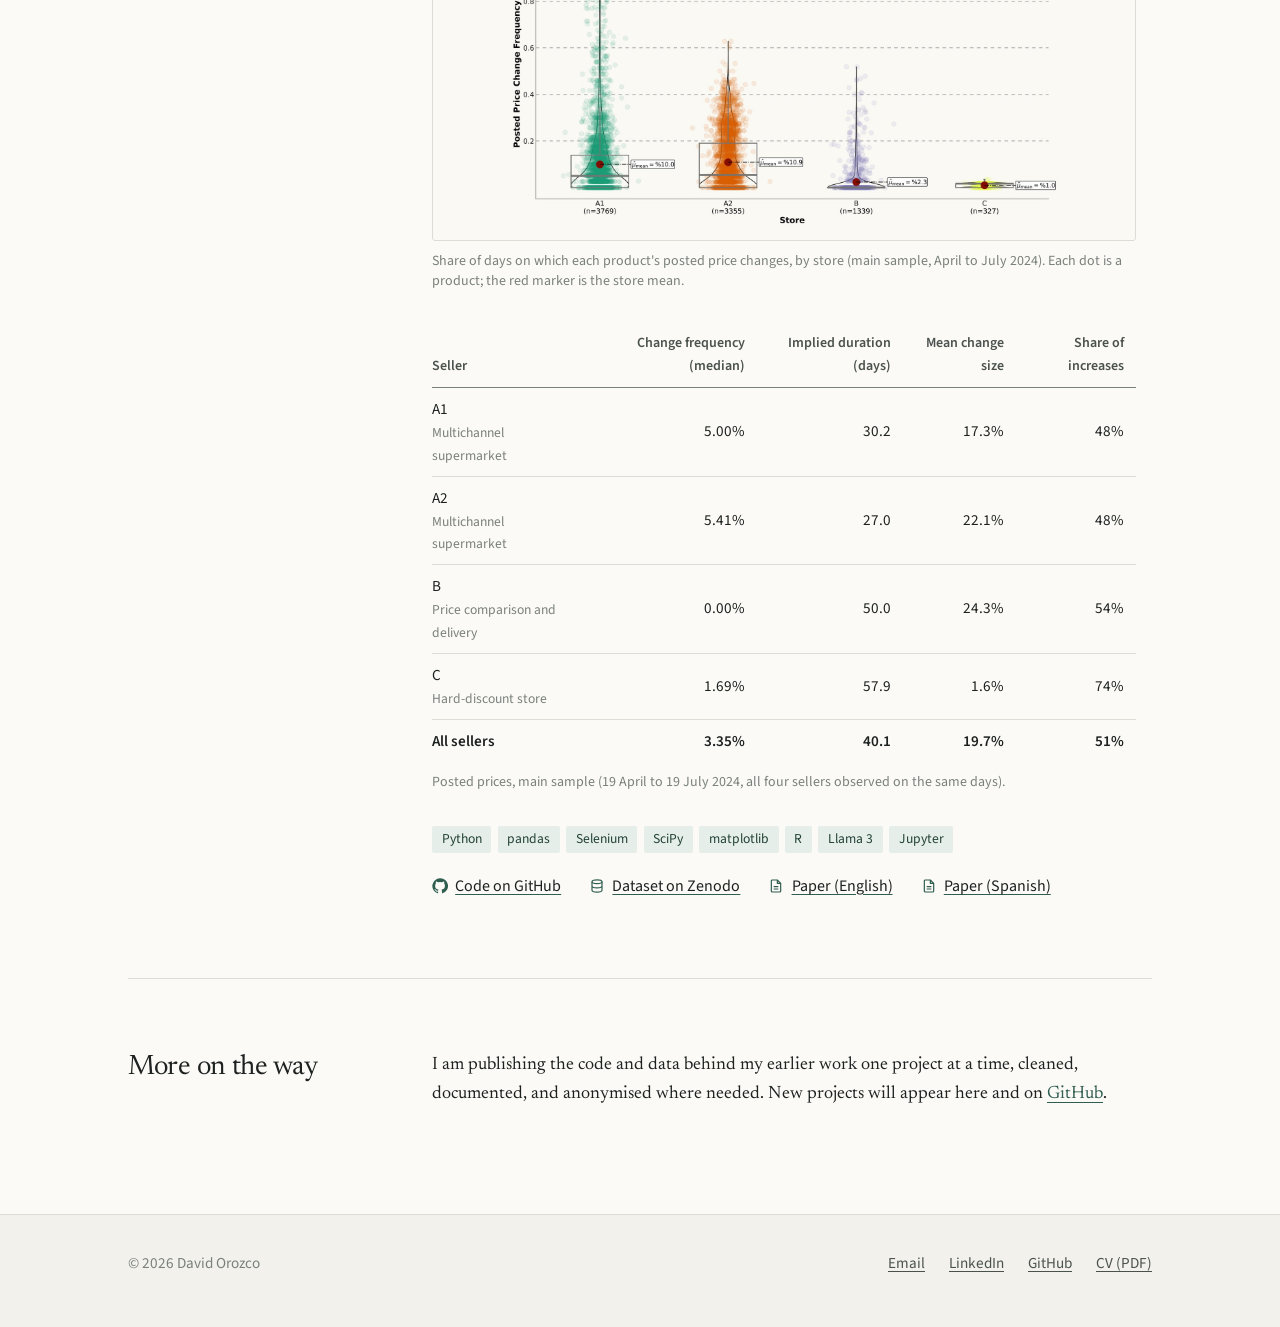
<file: projects.html>
<!DOCTYPE html>
<html lang="en">
<head>
  <meta charset="utf-8">
  <meta name="viewport" content="width=device-width, initial-scale=1">
  <title>Projects | David Orozco</title>
  <meta name="description" content="Data projects by David Orozco with open code and data, starting with a web-scraped study of 820,000 daily online prices in Colombia.">
  <link rel="icon" href="assets/img/favicon.svg" type="image/svg+xml">
  <link rel="canonical" href="https://davoroz.github.io/david-orozco-site/projects.html">
  <meta name="theme-color" content="#FBFAF7" media="(prefers-color-scheme: light)">
  <meta name="theme-color" content="#151917" media="(prefers-color-scheme: dark)">

  <!-- Social preview (LinkedIn, X, Slack, WhatsApp…) -->
  <meta property="og:type" content="website">
  <meta property="og:site_name" content="David Orozco">
  <meta property="og:title" content="Projects | David Orozco">
  <meta property="og:description" content="Data projects by David Orozco with open code and data, starting with a web-scraped study of 820,000 daily online prices in Colombia.">
  <meta property="og:url" content="https://davoroz.github.io/david-orozco-site/projects.html">
  <meta property="og:image" content="https://davoroz.github.io/david-orozco-site/assets/img/og-image.png">
  <meta property="og:image:width" content="1200">
  <meta property="og:image:height" content="630">
  <meta property="og:image:alt" content="David Orozco, economist and data analyst, with a stylised sticky-price line.">
  <meta name="twitter:card" content="summary_large_image">
  <link rel="preconnect" href="https://fonts.googleapis.com">
  <link rel="preconnect" href="https://fonts.gstatic.com" crossorigin>
  <link href="https://fonts.googleapis.com/css2?family=Newsreader:ital,opsz,wght@0,6..72,300..600;1,6..72,400&family=Source+Sans+3:wght@400;600&display=swap" rel="stylesheet">
  <link rel="stylesheet" href="styles.css">
  <script>document.documentElement.classList.add('js');</script>
</head>
<body>
  <a class="skip-link" href="#main">Skip to content</a>

  <header class="site-header">
    <div class="site-header__inner">
      <a class="site-name" href="index.html">David Orozco</a>
      <button class="nav-toggle" type="button" aria-expanded="false" aria-controls="site-nav">Menu</button>
      <nav class="site-nav" id="site-nav" aria-label="Main">
        <ul>
          <li><a href="index.html">About</a></li>
          <li><a href="research.html">Research</a></li>
          <li><a href="projects.html" aria-current="page">Projects</a></li>
          <li><a href="cv.html">CV</a></li>
        </ul>
      </nav>
    </div>
  </header>

  <main id="main">
    <div class="wrap">

      <header class="page-intro">
        <h1>Projects</h1>
        <p>Data projects with open code and data: the question, what I built, and what the numbers say. Each one can be reproduced from its repository.</p>
        <div class="actions">
          <a class="button" href="https://github.com/davoroz" target="_blank" rel="noopener">
            <svg class="icon" viewBox="0 0 24 24" fill="currentColor" aria-hidden="true"><path d="M12 .5a11.5 11.5 0 0 0-3.64 22.41c.58.1.79-.25.79-.56v-2c-3.2.7-3.88-1.37-3.88-1.37-.53-1.33-1.28-1.69-1.28-1.69-1.05-.72.08-.7.08-.7 1.16.08 1.77 1.19 1.77 1.19 1.03 1.77 2.7 1.26 3.36.96.1-.75.4-1.26.73-1.55-2.55-.29-5.24-1.28-5.24-5.69 0-1.26.45-2.29 1.19-3.1-.12-.29-.52-1.46.11-3.05 0 0 .97-.31 3.17 1.18a11 11 0 0 1 5.77 0c2.2-1.49 3.17-1.18 3.17-1.18.63 1.59.23 2.76.11 3.05.74.81 1.19 1.84 1.19 3.1 0 4.42-2.7 5.4-5.26 5.68.41.36.78 1.06.78 2.14v3.17c0 .31.21.67.8.56A11.5 11.5 0 0 0 12 .5Z"/></svg>
            All code on GitHub
          </a>
        </div>
      </header>

      <!-- ===== Project: price rigidities ===== -->
      <section class="section case" id="price-rigidities" aria-labelledby="pr-title">
        <div>
          <h2 class="section__title" id="pr-title">Nominal rigidities in online prices</h2>
          <p class="section__note">MSc thesis, Universidad ICESI and Dalhousie University, 2025</p>
        </div>
        <div class="section__body">
          <p class="case__question">How often, how much, and in which direction do online prices change in Colombia, and does the answer depend on the kind of business selling them?</p>

          <ul class="stats" aria-label="Project in numbers">
            <li><strong>820,000</strong><span>daily prices collected</span></li>
            <li><strong>14,425</strong><span>products tracked</span></li>
            <li><strong>4</strong><span>large online retailers</span></li>
            <li><strong>12</strong><span>months of scraping, Aug 2023 to Jul 2024</span></li>
          </ul>

          <h3>What I built</h3>
          <ul class="plain">
            <li>A daily web-scraping pipeline in Python and Selenium for four online stores, anonymised as in the paper: two multichannel supermarkets (A1, A2), a price-comparison and delivery platform (B), and a hard-discount store (C).</li>
            <li>Cleaning, matching, and filtering of the product panel, plus product-to-CPI-group classification with a local Llama 3 model in R.</li>
            <li>Three price series per product: posted, regular (sales removed with the Nakamura and Steinsson filter) and reference (the Eichenbaum, Jaimovich and Rebelo modal price).</li>
            <li>Frequency, implied duration, size and direction of price changes, and Markov transition matrices between regular and temporary prices.</li>
            <li>A reproducible notebook pipeline that runs end to end on a bundled sample, with the full anonymised dataset archived on Zenodo.</li>
          </ul>

          <h3>What the data says</h3>
          <ul class="plain">
            <li>Online prices are flexible: implied durations range from about 3 to 9 weeks, well below typical durations in physical stores.</li>
            <li>The business model matters. The supermarkets change posted prices on about 5% of days and their prices last about 4 weeks; the discount store and the platform change far less often.</li>
            <li>Price changes are large (17% to 24% on average), except at the discount store, where they average 1.6%.</li>
            <li>Sales end fast: a product on a temporary price returns to its reference price the next day with probability of about 0.75.</li>
          </ul>

          <figure class="figure">
            <img src="assets/img/projects/price-rigidities-change-frequency.jpg" width="1600" height="824" loading="lazy" alt="Violin and box plots of the posted-price change frequency by store. Stores A1 and A2 have wide distributions with means of 10.0% and 10.9%; store B has a mean of 2.3% and store C 1.0%.">
            <figcaption>Share of days on which each product's posted price changes, by store (main sample, April to July 2024). Each dot is a product; the red marker is the store mean.</figcaption>
          </figure>

          <div class="table-scroll" role="region" aria-label="Price-setting statistics by seller" tabindex="0">
            <table class="data-table">
              <thead>
                <tr>
                  <th scope="col">Seller</th>
                  <th scope="col">Change frequency (median)</th>
                  <th scope="col">Implied duration (days)</th>
                  <th scope="col">Mean change size</th>
                  <th scope="col">Share of increases</th>
                </tr>
              </thead>
              <tbody>
                <tr><td>A1<small>Multichannel supermarket</small></td><td>5.00%</td><td>30.2</td><td>17.3%</td><td>48%</td></tr>
                <tr><td>A2<small>Multichannel supermarket</small></td><td>5.41%</td><td>27.0</td><td>22.1%</td><td>48%</td></tr>
                <tr><td>B<small>Price comparison and delivery</small></td><td>0.00%</td><td>50.0</td><td>24.3%</td><td>54%</td></tr>
                <tr><td>C<small>Hard-discount store</small></td><td>1.69%</td><td>57.9</td><td>1.6%</td><td>74%</td></tr>
              </tbody>
              <tfoot>
                <tr><td>All sellers</td><td>3.35%</td><td>40.1</td><td>19.7%</td><td>51%</td></tr>
              </tfoot>
            </table>
          </div>
          <p class="table-note">Posted prices, main sample (19 April to 19 July 2024, all four sellers observed on the same days).</p>

          <ul class="tags" aria-label="Stack" style="margin-top:2rem">
            <li>Python</li><li>pandas</li><li>Selenium</li><li>SciPy</li><li>matplotlib</li><li>R</li><li>Llama 3</li><li>Jupyter</li>
          </ul>

          <ul class="project__links">
            <li><a class="text-link" href="https://github.com/davoroz/price-rigidities-colombia" target="_blank" rel="noopener"><svg class="icon" viewBox="0 0 24 24" fill="currentColor" aria-hidden="true"><path d="M12 .5a11.5 11.5 0 0 0-3.64 22.41c.58.1.79-.25.79-.56v-2c-3.2.7-3.88-1.37-3.88-1.37-.53-1.33-1.28-1.69-1.28-1.69-1.05-.72.08-.7.08-.7 1.16.08 1.77 1.19 1.77 1.19 1.03 1.77 2.7 1.26 3.36.96.1-.75.4-1.26.73-1.55-2.55-.29-5.24-1.28-5.24-5.69 0-1.26.45-2.29 1.19-3.1-.12-.29-.52-1.46.11-3.05 0 0 .97-.31 3.17 1.18a11 11 0 0 1 5.77 0c2.2-1.49 3.17-1.18 3.17-1.18.63 1.59.23 2.76.11 3.05.74.81 1.19 1.84 1.19 3.1 0 4.42-2.7 5.4-5.26 5.68.41.36.78 1.06.78 2.14v3.17c0 .31.21.67.8.56A11.5 11.5 0 0 0 12 .5Z"/></svg>Code on GitHub</a></li>
            <li><a class="text-link" href="https://doi.org/10.5281/zenodo.22926028" target="_blank" rel="noopener"><svg class="icon" viewBox="0 0 24 24" fill="none" stroke="currentColor" stroke-width="1.8" aria-hidden="true"><ellipse cx="12" cy="5.5" rx="7.5" ry="2.8"/><path d="M4.5 5.5v13c0 1.55 3.36 2.8 7.5 2.8s7.5-1.25 7.5-2.8v-13M4.5 12c0 1.55 3.36 2.8 7.5 2.8s7.5-1.25 7.5-2.8"/></svg>Dataset on Zenodo</a></li>
            <li><a class="text-link" href="https://github.com/davoroz/price-rigidities-colombia/blob/main/paper/nominal_rigidities_online_prices_colombia_EN.pdf" target="_blank" rel="noopener"><svg class="icon" viewBox="0 0 24 24" fill="none" stroke="currentColor" stroke-width="1.8" stroke-linejoin="round" aria-hidden="true"><path d="M14 3H6.5A1.5 1.5 0 0 0 5 4.5v15A1.5 1.5 0 0 0 6.5 21h11a1.5 1.5 0 0 0 1.5-1.5V8l-5-5Z"/><path d="M14 3v5h5M8.5 13h7M8.5 16.5h7"/></svg>Paper (English)</a></li>
            <li><a class="text-link" href="https://github.com/davoroz/price-rigidities-colombia/blob/main/paper/rigideces_nominales_precios_en_linea_colombia_ES.pdf" target="_blank" rel="noopener"><svg class="icon" viewBox="0 0 24 24" fill="none" stroke="currentColor" stroke-width="1.8" stroke-linejoin="round" aria-hidden="true"><path d="M14 3H6.5A1.5 1.5 0 0 0 5 4.5v15A1.5 1.5 0 0 0 6.5 21h11a1.5 1.5 0 0 0 1.5-1.5V8l-5-5Z"/><path d="M14 3v5h5M8.5 13h7M8.5 16.5h7"/></svg>Paper (Spanish)</a></li>
          </ul>
        </div>
      </section>

      <!-- ===== Project: Tweeting Inflation (HIDDEN) =====
        Switch on only after Jonathan Muñoz, Mario A. Ramos-Veloza and Banco de la República
        approve making github.com/davoroz/tweeting-inflation-colombia public.
        To publish: delete this comment's first and last lines (the ones with "HIDDEN" and "END HIDDEN"),
        and optionally add a figure to assets/img/projects/ (label it "dummy data").

      <section class="section case" id="tweeting-inflation" aria-labelledby="ti-title">
        <div>
          <h2 class="section__title" id="ti-title">Tweeting inflation</h2>
          <p class="section__note">Central Bank of Colombia, 2022 to 2023. Published in the Latin American Economic Review, 2024</p>
        </div>
        <div class="section__body">
          <p class="case__question">Can social media give central banks a daily, low-cost reading of how people perceive inflation, between monthly surveys and market prices?</p>

          <ul class="stats" aria-label="Project in numbers">
            <li><strong>83.4M</strong><span>Spanish tweets collected, 2015 to 2022</span></li>
            <li><strong>3.5M</strong><span>tweets identified as Colombian</span></li>
            <li><strong>2</strong><span>daily indicators: n-gram and Word2Vec</span></li>
            <li><strong>50</strong><span>LDA topics to filter out promotions and crypto</span></li>
          </ul>

          <h3>What I built</h3>
          <ul class="plain">
            <li>A collector for the Twitter API v2 full-archive search, with price and inflation keywords, and a classifier that keeps Colombian tweets using four criteria: geolocation, tweet text, and the author's profile location and description.</li>
            <li>Text cleaning for Spanish tweets, a filter for popular sayings, and an LDA topic model (number of topics chosen by coherence) that removes promotions and cryptocurrency chatter.</li>
            <li>Two signals of rising versus falling prices: a dictionary of up and down expressions adapted to Colombian Spanish, and word lists learned with Word2Vec. Each becomes a daily balance, winsorized, smoothed and scaled.</li>
            <li>An evaluation against inflation, break-even inflation and the analysts' survey: regressions, AR(1) forecasts with and without the indicators, and Giacomini–White tests.</li>
            <li>A clean, open re-implementation as a Python package that runs end to end on synthetic tweets, because the original tweets cannot be redistributed under Twitter's terms.</li>
          </ul>

          <h3>What the data says</h3>
          <ul class="plain">
            <li>Both indicators move closely with inflation and inflation expectations between January 2015 and March 2023.</li>
            <li>Adding them to an AR(1) model improves short-term inflation forecasts: the n-gram indicator for headline inflation one month ahead, and the Word2Vec indicator for inflation excluding food up to four months ahead.</li>
          </ul>

          <ul class="tags" aria-label="Stack" style="margin-top:2rem">
            <li>Python</li><li>Twitter API v2</li><li>pandas</li><li>scikit-learn</li><li>gensim</li><li>statsmodels</li><li>NLP</li>
          </ul>

          <ul class="project__links">
            <li><a class="text-link" href="https://github.com/davoroz/tweeting-inflation-colombia" target="_blank" rel="noopener"><svg class="icon" viewBox="0 0 24 24" fill="currentColor" aria-hidden="true"><path d="M12 .5a11.5 11.5 0 0 0-3.64 22.41c.58.1.79-.25.79-.56v-2c-3.2.7-3.88-1.37-3.88-1.37-.53-1.33-1.28-1.69-1.28-1.69-1.05-.72.08-.7.08-.7 1.16.08 1.77 1.19 1.77 1.19 1.03 1.77 2.7 1.26 3.36.96.1-.75.4-1.26.73-1.55-2.55-.29-5.24-1.28-5.24-5.69 0-1.26.45-2.29 1.19-3.1-.12-.29-.52-1.46.11-3.05 0 0 .97-.31 3.17 1.18a11 11 0 0 1 5.77 0c2.2-1.49 3.17-1.18 3.17-1.18.63 1.59.23 2.76.11 3.05.74.81 1.19 1.84 1.19 3.1 0 4.42-2.7 5.4-5.26 5.68.41.36.78 1.06.78 2.14v3.17c0 .31.21.67.8.56A11.5 11.5 0 0 0 12 .5Z"/></svg>Code on GitHub</a></li>
            <li><a class="text-link" href="https://www.latinaer.org/index.php/laer/article/view/302" target="_blank" rel="noopener"><svg class="icon" viewBox="0 0 24 24" fill="none" stroke="currentColor" stroke-width="1.8" stroke-linejoin="round" aria-hidden="true"><path d="M14 3H6.5A1.5 1.5 0 0 0 5 4.5v15A1.5 1.5 0 0 0 6.5 21h11a1.5 1.5 0 0 0 1.5-1.5V8l-5-5Z"/><path d="M14 3v5h5M8.5 13h7M8.5 16.5h7"/></svg>Article</a></li>
            <li><a class="text-link" href="https://www.latinaer.org/index.php/laer/article/download/302/153" target="_blank" rel="noopener"><svg class="icon" viewBox="0 0 24 24" fill="none" stroke="currentColor" stroke-width="1.8" stroke-linejoin="round" aria-hidden="true"><path d="M14 3H6.5A1.5 1.5 0 0 0 5 4.5v15A1.5 1.5 0 0 0 6.5 21h11a1.5 1.5 0 0 0 1.5-1.5V8l-5-5Z"/><path d="M14 3v5h5M8.5 13h7M8.5 16.5h7"/></svg>PDF</a></li>
          </ul>
        </div>
      </section>
      ===== END HIDDEN ===== -->

      <!-- ===== More ===== -->
      <!-- TEMPLATE: copy the <section class="section case"> block above for each new project. -->
      <section class="section" aria-labelledby="more">
        <h2 class="section__title" id="more">More on the way</h2>
        <div class="section__body">
          <p>I am publishing the code and data behind my earlier work one project at a time, cleaned, documented, and anonymised where needed. New projects will appear here and on <a href="https://github.com/davoroz" target="_blank" rel="noopener">GitHub</a>.</p>
        </div>
      </section>

    </div>
  </main>


  <footer class="site-footer">
    <div class="site-footer__inner">
      <p>&copy; <span data-year>2026</span> David Orozco</p>
      <ul>
        <li><a href="mailto:oaorozcod19@gmail.com">Email</a></li>
        <li><a href="https://www.linkedin.com/in/davoroz06/" target="_blank" rel="noopener">LinkedIn</a></li>
        <li><a href="https://github.com/davoroz" target="_blank" rel="noopener">GitHub</a></li>
        <li><a href="assets/cv/David_Orozco_CV.pdf" download>CV (PDF)</a></li>
      </ul>
    </div>
  </footer>

  <script src="script.js"></script>
</body>
</html>
</file>
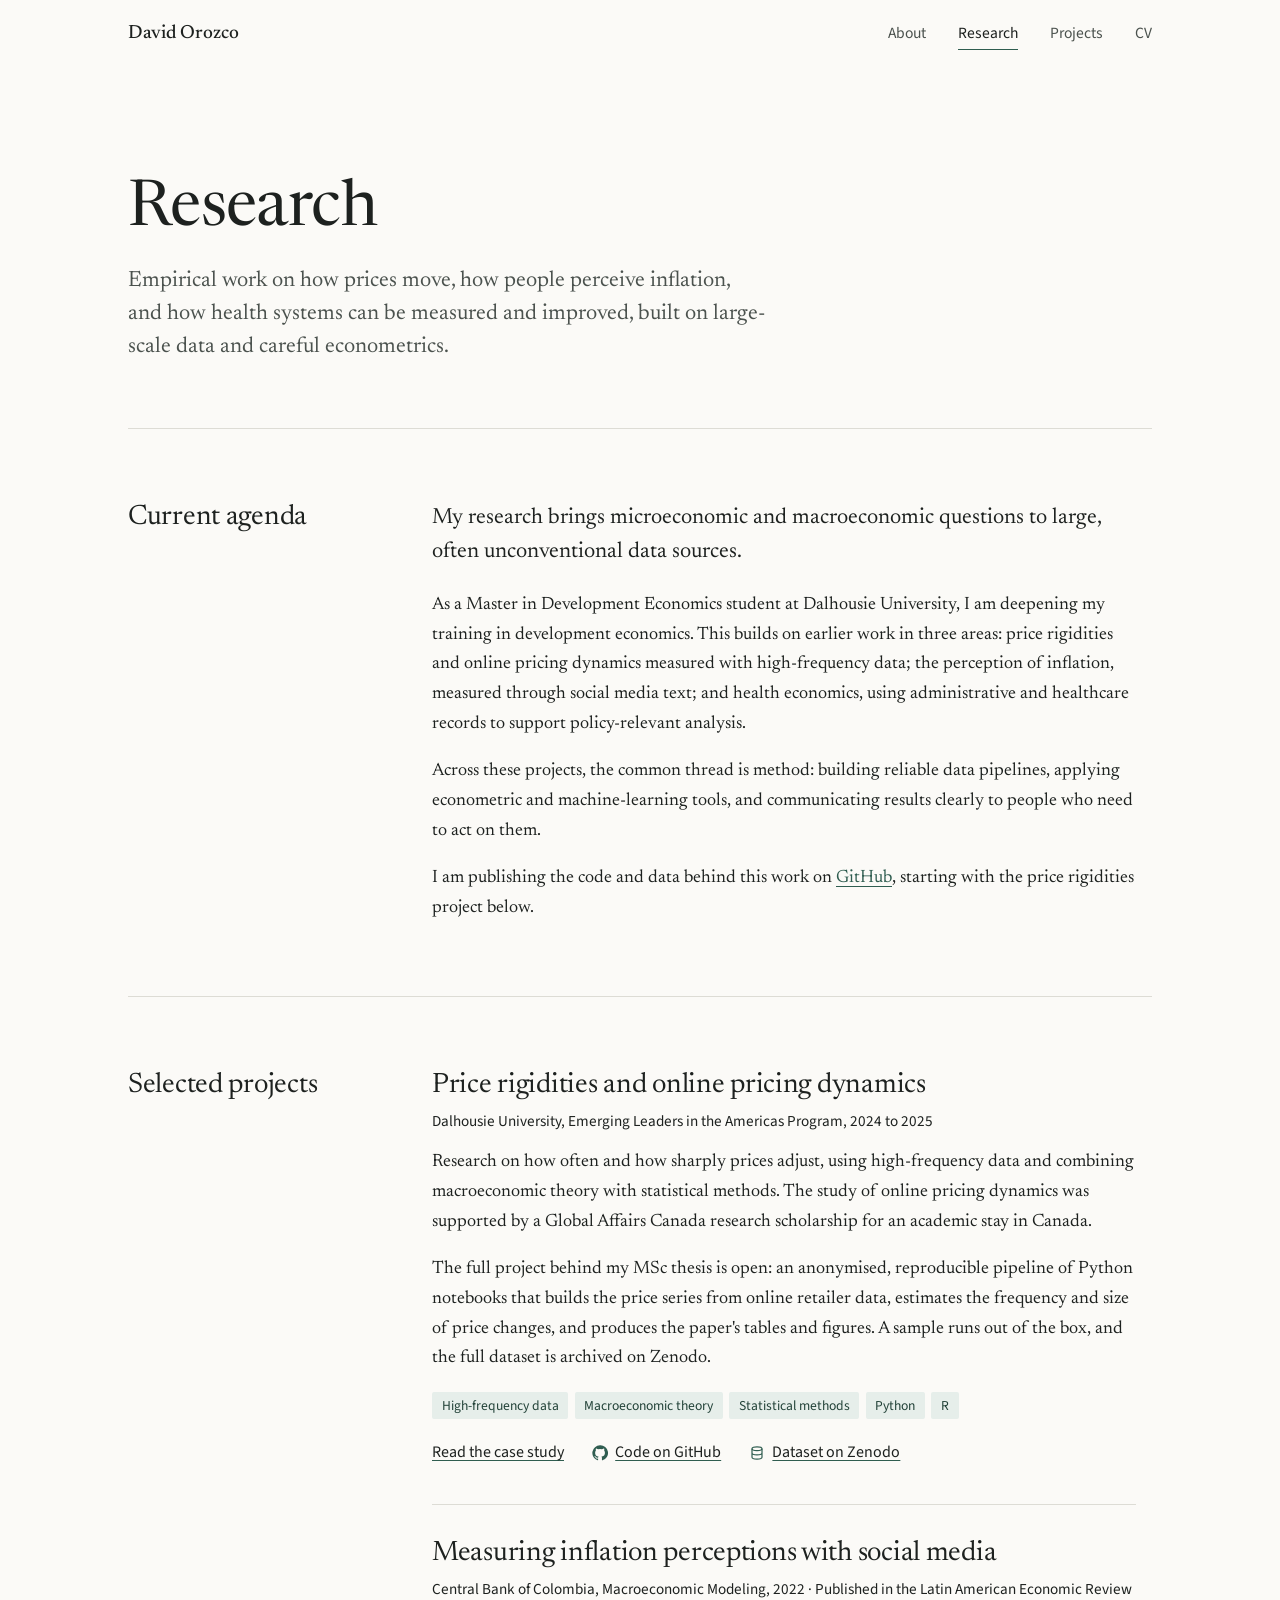
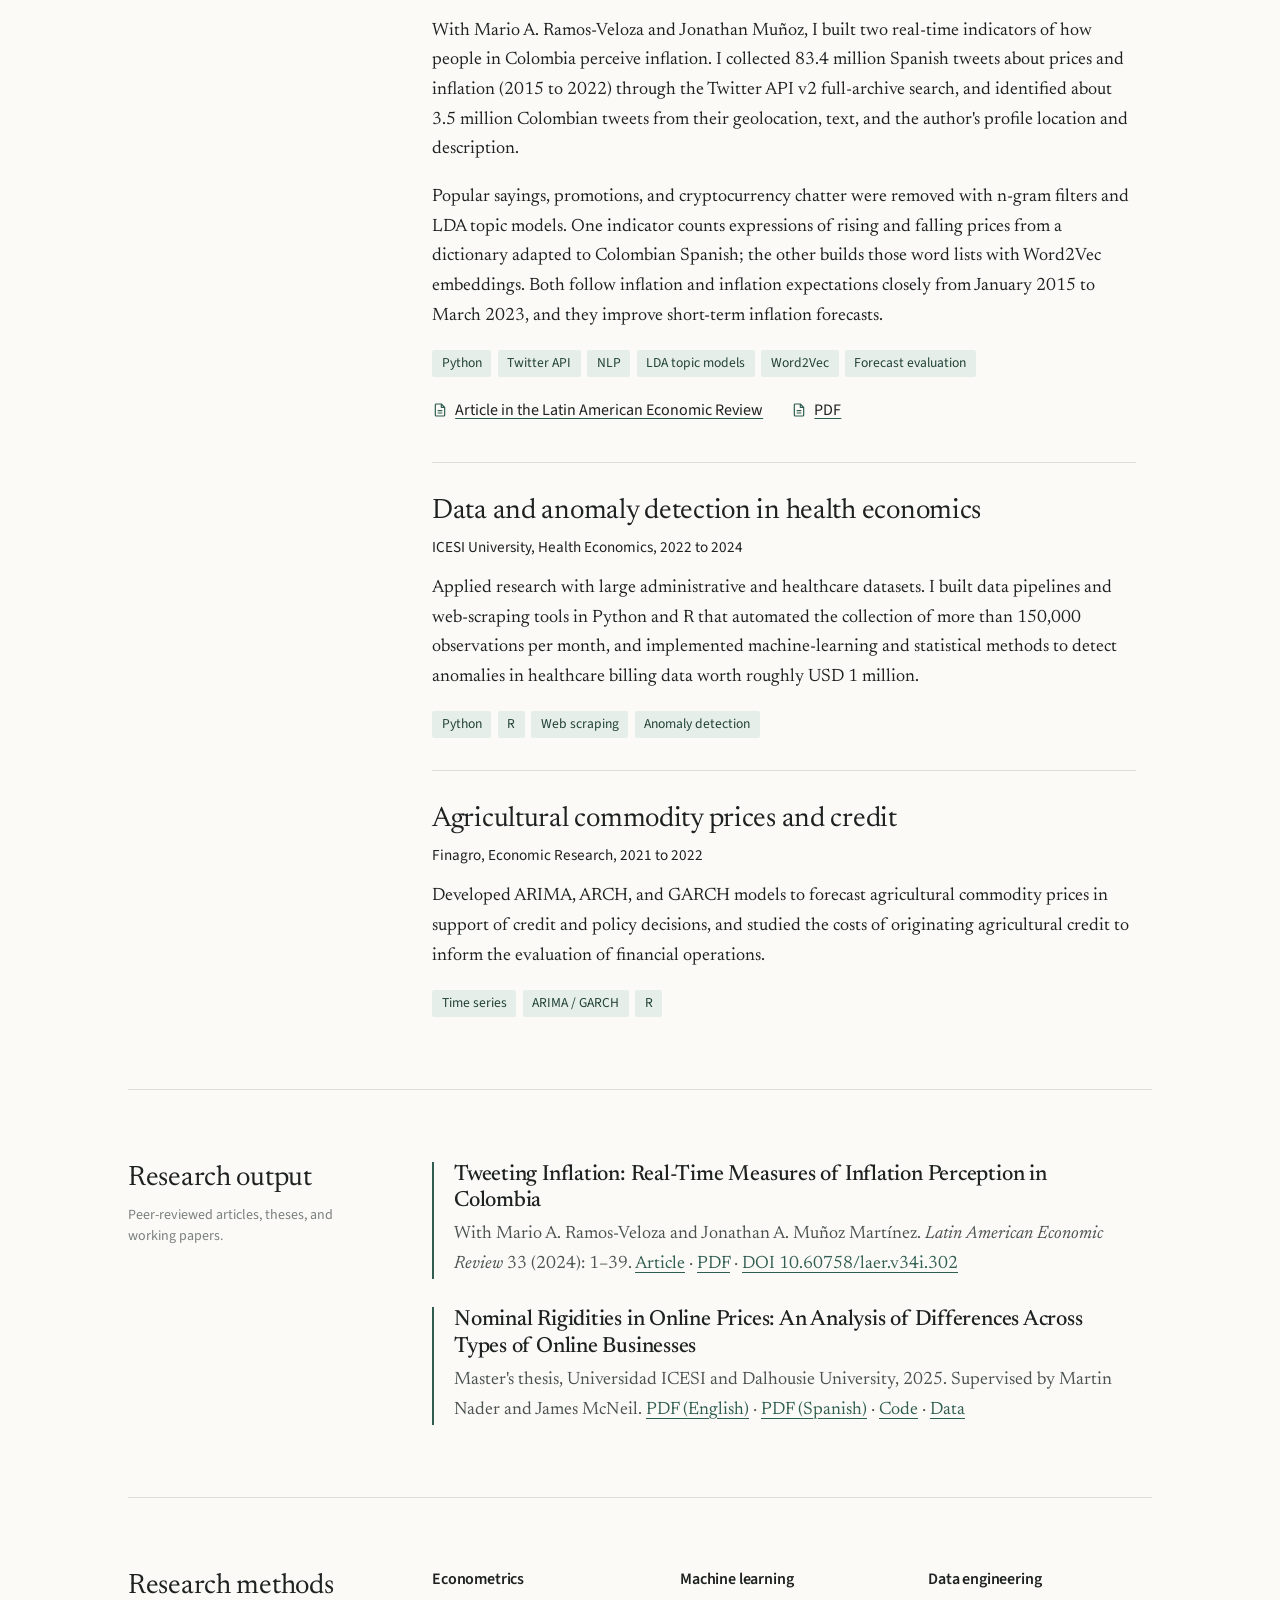
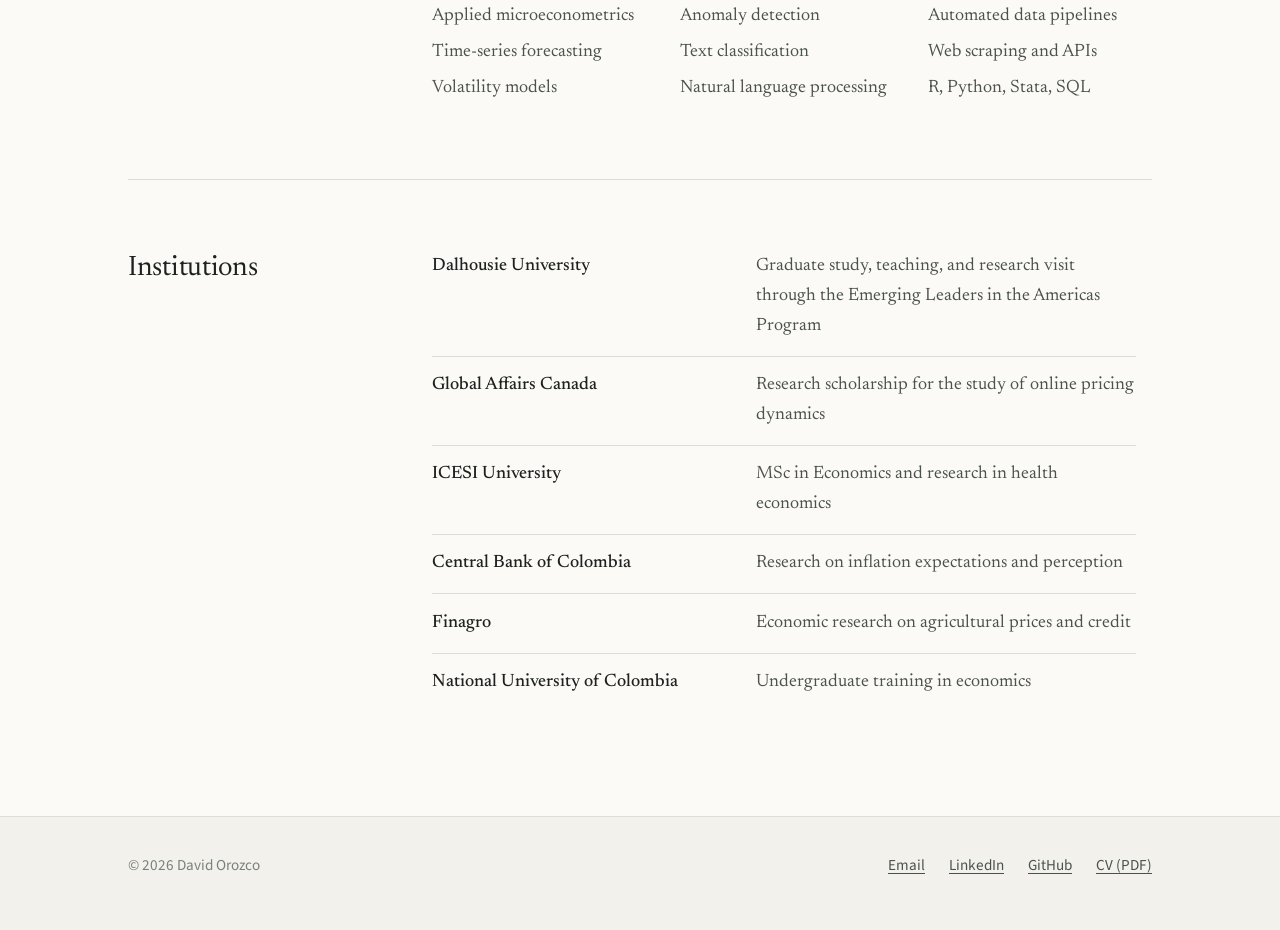
<file: research.html>
<!DOCTYPE html>
<html lang="en">
<head>
  <meta charset="utf-8">
  <meta name="viewport" content="width=device-width, initial-scale=1">
  <title>Research | David Orozco</title>
  <meta name="description" content="Research by David Orozco on price rigidities, inflation perceptions, health economics, and agricultural prices.">
  <link rel="icon" href="assets/img/favicon.svg" type="image/svg+xml">
  <link rel="canonical" href="https://davoroz.github.io/david-orozco-site/research.html">
  <meta name="theme-color" content="#FBFAF7" media="(prefers-color-scheme: light)">
  <meta name="theme-color" content="#151917" media="(prefers-color-scheme: dark)">

  <!-- Social preview (LinkedIn, X, Slack, WhatsApp…) -->
  <meta property="og:type" content="website">
  <meta property="og:site_name" content="David Orozco">
  <meta property="og:title" content="Research | David Orozco">
  <meta property="og:description" content="Research by David Orozco on price rigidities, inflation perceptions, health economics, and agricultural prices.">
  <meta property="og:url" content="https://davoroz.github.io/david-orozco-site/research.html">
  <meta property="og:image" content="https://davoroz.github.io/david-orozco-site/assets/img/og-image.png">
  <meta property="og:image:width" content="1200">
  <meta property="og:image:height" content="630">
  <meta property="og:image:alt" content="David Orozco, economist and data analyst, with a stylised sticky-price line.">
  <meta name="twitter:card" content="summary_large_image">
  <link rel="preconnect" href="https://fonts.googleapis.com">
  <link rel="preconnect" href="https://fonts.gstatic.com" crossorigin>
  <link href="https://fonts.googleapis.com/css2?family=Newsreader:ital,opsz,wght@0,6..72,300..600;1,6..72,400&family=Source+Sans+3:wght@400;600&display=swap" rel="stylesheet">
  <link rel="stylesheet" href="styles.css">
  <script>document.documentElement.classList.add('js');</script>
</head>
<body>
  <a class="skip-link" href="#main">Skip to content</a>

  <header class="site-header">
    <div class="site-header__inner">
      <a class="site-name" href="index.html">David Orozco</a>
      <button class="nav-toggle" type="button" aria-expanded="false" aria-controls="site-nav">Menu</button>
      <nav class="site-nav" id="site-nav" aria-label="Main">
        <ul>
          <li><a href="index.html">About</a></li>
          <li><a href="research.html" aria-current="page">Research</a></li>
          <li><a href="projects.html">Projects</a></li>
          <li><a href="cv.html">CV</a></li>
        </ul>
      </nav>
    </div>
  </header>

  <main id="main">
    <div class="wrap">

      <header class="page-intro">
        <h1>Research</h1>
        <p>Empirical work on how prices move, how people perceive inflation, and how health systems can be measured and improved, built on large-scale data and careful econometrics.</p>
      </header>

      <!-- ===== Current agenda ===== -->
      <section class="section" aria-labelledby="agenda">
        <h2 class="section__title" id="agenda">Current agenda</h2>
        <div class="section__body">
          <p class="lede">My research brings microeconomic and macroeconomic questions to large, often unconventional data sources.</p>
          <p>As a Master in Development Economics student at Dalhousie University, I am deepening my training in development economics. This builds on earlier work in three areas: price rigidities and online pricing dynamics measured with high-frequency data; the perception of inflation, measured through social media text; and health economics, using administrative and healthcare records to support policy-relevant analysis.</p>
          <p>Across these projects, the common thread is method: building reliable data pipelines, applying econometric and machine-learning tools, and communicating results clearly to people who need to act on them.</p>
          <p>I am publishing the code and data behind this work on <a href="https://github.com/davoroz" target="_blank" rel="noopener">GitHub</a>, starting with the price rigidities project below.</p>
        </div>
      </section>

      <!-- ===== Selected projects ===== -->
      <section class="section" aria-labelledby="projects">
        <h2 class="section__title" id="projects">Selected projects</h2>
        <div class="section__body">

          <article class="project">
            <h3>Price rigidities and online pricing dynamics</h3>
            <p class="project__meta">Dalhousie University, Emerging Leaders in the Americas Program, 2024 to 2025</p>
            <p>Research on how often and how sharply prices adjust, using high-frequency data and combining macroeconomic theory with statistical methods. The study of online pricing dynamics was supported by a Global Affairs Canada research scholarship for an academic stay in Canada.</p>
            <p>The full project behind my MSc thesis is open: an anonymised, reproducible pipeline of Python notebooks that builds the price series from online retailer data, estimates the frequency and size of price changes, and produces the paper's tables and figures. A sample runs out of the box, and the full dataset is archived on Zenodo.</p>
            <ul class="tags" aria-label="Methods">
              <li>High-frequency data</li><li>Macroeconomic theory</li><li>Statistical methods</li><li>Python</li><li>R</li>
            </ul>
            <ul class="project__links">
              <li><a class="text-link" href="projects.html#price-rigidities">Read the case study</a></li>
              <li><a class="text-link" href="https://github.com/davoroz/price-rigidities-colombia" target="_blank" rel="noopener"><svg class="icon" viewBox="0 0 24 24" fill="currentColor" aria-hidden="true"><path d="M12 .5a11.5 11.5 0 0 0-3.64 22.41c.58.1.79-.25.79-.56v-2c-3.2.7-3.88-1.37-3.88-1.37-.53-1.33-1.28-1.69-1.28-1.69-1.05-.72.08-.7.08-.7 1.16.08 1.77 1.19 1.77 1.19 1.03 1.77 2.7 1.26 3.36.96.1-.75.4-1.26.73-1.55-2.55-.29-5.24-1.28-5.24-5.69 0-1.26.45-2.29 1.19-3.1-.12-.29-.52-1.46.11-3.05 0 0 .97-.31 3.17 1.18a11 11 0 0 1 5.77 0c2.2-1.49 3.17-1.18 3.17-1.18.63 1.59.23 2.76.11 3.05.74.81 1.19 1.84 1.19 3.1 0 4.42-2.7 5.4-5.26 5.68.41.36.78 1.06.78 2.14v3.17c0 .31.21.67.8.56A11.5 11.5 0 0 0 12 .5Z"/></svg>Code on GitHub</a></li>
              <li><a class="text-link" href="https://doi.org/10.5281/zenodo.22926028" target="_blank" rel="noopener"><svg class="icon" viewBox="0 0 24 24" fill="none" stroke="currentColor" stroke-width="1.8" aria-hidden="true"><ellipse cx="12" cy="5.5" rx="7.5" ry="2.8"/><path d="M4.5 5.5v13c0 1.55 3.36 2.8 7.5 2.8s7.5-1.25 7.5-2.8v-13M4.5 12c0 1.55 3.36 2.8 7.5 2.8s7.5-1.25 7.5-2.8"/></svg>Dataset on Zenodo</a></li>
            </ul>
          </article>

          <article class="project">
            <h3>Measuring inflation perceptions with social media</h3>
            <p class="project__meta">Central Bank of Colombia, Macroeconomic Modeling, 2022 · Published in the Latin American Economic Review</p>
            <p>With Mario A. Ramos-Veloza and Jonathan Muñoz, I built two real-time indicators of how people in Colombia perceive inflation. I collected 83.4 million Spanish tweets about prices and inflation (2015 to 2022) through the Twitter API v2 full-archive search, and identified about 3.5 million Colombian tweets from their geolocation, text, and the author's profile location and description.</p>
            <p>Popular sayings, promotions, and cryptocurrency chatter were removed with n-gram filters and LDA topic models. One indicator counts expressions of rising and falling prices from a dictionary adapted to Colombian Spanish; the other builds those word lists with Word2Vec embeddings. Both follow inflation and inflation expectations closely from January 2015 to March 2023, and they improve short-term inflation forecasts.</p>
            <ul class="tags" aria-label="Methods">
              <li>Python</li><li>Twitter API</li><li>NLP</li><li>LDA topic models</li><li>Word2Vec</li><li>Forecast evaluation</li>
            </ul>
            <ul class="project__links">
              <li><a class="text-link" href="https://www.latinaer.org/index.php/laer/article/view/302" target="_blank" rel="noopener"><svg class="icon" viewBox="0 0 24 24" fill="none" stroke="currentColor" stroke-width="1.8" stroke-linejoin="round" aria-hidden="true"><path d="M14 3H6.5A1.5 1.5 0 0 0 5 4.5v15A1.5 1.5 0 0 0 6.5 21h11a1.5 1.5 0 0 0 1.5-1.5V8l-5-5Z"/><path d="M14 3v5h5M8.5 13h7M8.5 16.5h7"/></svg>Article in the Latin American Economic Review</a></li>
              <li><a class="text-link" href="https://www.latinaer.org/index.php/laer/article/download/302/153" target="_blank" rel="noopener"><svg class="icon" viewBox="0 0 24 24" fill="none" stroke="currentColor" stroke-width="1.8" stroke-linejoin="round" aria-hidden="true"><path d="M14 3H6.5A1.5 1.5 0 0 0 5 4.5v15A1.5 1.5 0 0 0 6.5 21h11a1.5 1.5 0 0 0 1.5-1.5V8l-5-5Z"/><path d="M14 3v5h5M8.5 13h7M8.5 16.5h7"/></svg>PDF</a></li>
            </ul>
          </article>

          <article class="project">
            <h3>Data and anomaly detection in health economics</h3>
            <p class="project__meta">ICESI University, Health Economics, 2022 to 2024</p>
            <p>Applied research with large administrative and healthcare datasets. I built data pipelines and web-scraping tools in Python and R that automated the collection of more than 150,000 observations per month, and implemented machine-learning and statistical methods to detect anomalies in healthcare billing data worth roughly USD 1 million.</p>
            <ul class="tags" aria-label="Methods">
              <li>Python</li><li>R</li><li>Web scraping</li><li>Anomaly detection</li>
            </ul>
          </article>

          <article class="project">
            <h3>Agricultural commodity prices and credit</h3>
            <p class="project__meta">Finagro, Economic Research, 2021 to 2022</p>
            <p>Developed ARIMA, ARCH, and GARCH models to forecast agricultural commodity prices in support of credit and policy decisions, and studied the costs of originating agricultural credit to inform the evaluation of financial operations.</p>
            <ul class="tags" aria-label="Methods">
              <li>Time series</li><li>ARIMA / GARCH</li><li>R</li>
            </ul>
          </article>

        </div>
      </section>

      <!-- ===== Research output ===== -->
      <section class="section" aria-labelledby="output">
        <div>
          <h2 class="section__title" id="output">Research output</h2>
          <p class="section__note">Peer-reviewed articles, theses, and working papers.</p>
        </div>
        <div class="section__body">
          <div class="output-item">
            <h3>Tweeting Inflation: Real-Time Measures of Inflation Perception in Colombia</h3>
            <p>With Mario A. Ramos-Veloza and Jonathan A. Muñoz Martínez. <em>Latin American Economic Review</em> 33 (2024): 1–39. <a href="https://www.latinaer.org/index.php/laer/article/view/302" target="_blank" rel="noopener">Article</a> · <a href="https://www.latinaer.org/index.php/laer/article/download/302/153" target="_blank" rel="noopener">PDF</a> · <a href="https://doi.org/10.60758/laer.v34i.302" target="_blank" rel="noopener">DOI 10.60758/laer.v34i.302</a></p>
          </div>

          <div class="output-item" style="margin-top:1.75rem">
            <h3>Nominal Rigidities in Online Prices: An Analysis of Differences Across Types of Online Businesses</h3>
            <p>Master's thesis, Universidad ICESI and Dalhousie University, 2025. Supervised by Martin Nader and James McNeil. <a href="https://github.com/davoroz/price-rigidities-colombia/blob/main/paper/nominal_rigidities_online_prices_colombia_EN.pdf" target="_blank" rel="noopener">PDF (English)</a> · <a href="https://github.com/davoroz/price-rigidities-colombia/blob/main/paper/rigideces_nominales_precios_en_linea_colombia_ES.pdf" target="_blank" rel="noopener">PDF (Spanish)</a> · <a href="https://github.com/davoroz/price-rigidities-colombia" target="_blank" rel="noopener">Code</a> · <a href="https://doi.org/10.5281/zenodo.22926028" target="_blank" rel="noopener">Data</a></p>
          </div>


          <!--
            TEMPLATE: copy this block for each new publication, working paper or talk.
            <div class="output-item" style="margin-top:1.75rem">
              <h3>Paper title</h3>
              <p>Co-authors. Journal or venue, Year. <a href="YOUR_PAPER_URL">PDF</a></p>
            </div>
          -->
        </div>
      </section>

      <!-- ===== Methods ===== -->
      <section class="section" aria-labelledby="methods">
        <h2 class="section__title" id="methods">Research methods</h2>
        <div class="section__body">
          <div class="tool-groups">
            <div>
              <h3>Econometrics</h3>
              <ul>
                <li>Applied microeconometrics</li>
                <li>Time-series forecasting</li>
                <li>Volatility models</li>
              </ul>
            </div>
            <div>
              <h3>Machine learning</h3>
              <ul>
                <li>Anomaly detection</li>
                <li>Text classification</li>
                <li>Natural language processing</li>
              </ul>
            </div>
            <div>
              <h3>Data engineering</h3>
              <ul>
                <li>Automated data pipelines</li>
                <li>Web scraping and APIs</li>
                <li>R, Python, Stata, SQL</li>
              </ul>
            </div>
          </div>
        </div>
      </section>

      <!-- ===== Institutions ===== -->
      <section class="section" aria-labelledby="institutions">
        <h2 class="section__title" id="institutions">Institutions</h2>
        <div class="section__body">
          <ul class="institutions">
            <li><strong>Dalhousie University</strong><span>Graduate study, teaching, and research visit through the Emerging Leaders in the Americas Program</span></li>
            <li><strong>Global Affairs Canada</strong><span>Research scholarship for the study of online pricing dynamics</span></li>
            <li><strong>ICESI University</strong><span>MSc in Economics and research in health economics</span></li>
            <li><strong>Central Bank of Colombia</strong><span>Research on inflation expectations and perception</span></li>
            <li><strong>Finagro</strong><span>Economic research on agricultural prices and credit</span></li>
            <li><strong>National University of Colombia</strong><span>Undergraduate training in economics</span></li>
          </ul>
        </div>
      </section>

    </div>
  </main>

  <footer class="site-footer">
    <div class="site-footer__inner">
      <p>&copy; <span data-year>2026</span> David Orozco</p>
      <ul>
        <li><a href="mailto:oaorozcod19@gmail.com">Email</a></li>
        <li><a href="https://www.linkedin.com/in/davoroz06/" target="_blank" rel="noopener">LinkedIn</a></li>
        <li><a href="https://github.com/davoroz" target="_blank" rel="noopener">GitHub</a></li>
        <li><a href="assets/cv/David_Orozco_CV.pdf" download>CV (PDF)</a></li>
      </ul>
    </div>
  </footer>

  <script src="script.js"></script>
</body>
</html>
</file>
<file: styles.css>
/* ==========================================================================
   David Orozco — Academic website
   One stylesheet for all pages. Edit the tokens in :root to restyle the site.
   ========================================================================== */

/* ---------- 1. Design tokens ---------- */
:root {
  /* Colour */
  --paper:        #FBFAF7;   /* page background, warm light */
  --paper-deep:   #F2F1EC;   /* subtle panels */
  --ink:          #1D211F;   /* main text */
  --ink-soft:     #4B524E;   /* secondary text */
  --ink-faint:    #7A807C;   /* dates, meta */
  --rule:         #DDDCD5;   /* hairlines */
  --accent:       #2F5D50;   /* bottle green: the single accent */
  --accent-dark:  #224238;
  --accent-tint:  #E6EEEA;
  --on-accent:    #FFFFFF;   /* text on accent buttons */
  --header-bg:    rgba(251, 250, 247, 0.94);
  --figure-bg:    #FBF9F4;   /* frame behind light-background figures */

  color-scheme: light dark;

  /* Type */
  --serif: "Newsreader", "Iowan Old Style", "Palatino Linotype", Palatino, Georgia, serif;
  --sans:  "Source Sans 3", "Segoe UI", "Helvetica Neue", Arial, sans-serif;

  /* Scale (roughly a 1.25 ratio) */
  --fs-small: 0.875rem;
  --fs-base:  1.125rem;
  --fs-md:    1.375rem;
  --fs-lg:    1.75rem;
  --fs-xl:    2.25rem;
  --fs-hero:  clamp(2.75rem, 7vw, 5.25rem);

  /* Layout */
  --page-max:  1120px;
  --prose-max: 40rem;
  --gutter:    clamp(1.25rem, 4vw, 3rem);
  --header-h:  4.25rem;
}

/* Dark mode: follows the visitor's system setting */
@media (prefers-color-scheme: dark) {
  :root {
    --paper:        #151917;
    --paper-deep:   #1C211F;
    --ink:          #E6E8E3;
    --ink-soft:     #B4BBB6;
    --ink-faint:    #8D958F;
    --rule:         #2F3632;
    --accent:       #7FBDA8;
    --accent-dark:  #A9D5C5;   /* hover: lighter on dark */
    --accent-tint:  #1F302A;
    --on-accent:    #0F1D18;
    --header-bg:    rgba(21, 25, 23, 0.92);
  }
}

/* ---------- 2. Reset & base ---------- */
*, *::before, *::after { box-sizing: border-box; }

html {
  scroll-padding-top: calc(var(--header-h) + 1.5rem);
  -webkit-text-size-adjust: 100%;
}

body {
  margin: 0;
  background: var(--paper);
  color: var(--ink);
  font-family: var(--serif);
  font-size: var(--fs-base);
  line-height: 1.65;
  font-optical-sizing: auto;
  -webkit-font-smoothing: antialiased;
  text-rendering: optimizeLegibility;
}

img, svg { max-width: 100%; display: block; }
img { height: auto; }

a {
  color: var(--accent);
  text-decoration-thickness: 1px;
  text-underline-offset: 0.2em;
}
a:hover { color: var(--accent-dark); text-decoration-thickness: 2px; }

:focus-visible {
  outline: 2px solid var(--accent);
  outline-offset: 3px;
  border-radius: 2px;
}

h1, h2, h3, h4 {
  font-family: var(--serif);
  font-weight: 500;
  line-height: 1.2;
  margin: 0;
  letter-spacing: -0.01em;
}

p { margin: 0 0 1em; }
ul { margin: 0; padding: 0; }

.skip-link {
  position: absolute;
  left: -9999px;
  top: 0.5rem;
  background: var(--ink);
  color: var(--paper);
  padding: 0.5rem 1rem;
  font-family: var(--sans);
  z-index: 100;
}
.skip-link:focus { left: 0.5rem; }

/* ---------- 3. Header & navigation ---------- */
.site-header {
  position: fixed;
  inset: 0 0 auto 0;
  z-index: 50;
  background: var(--header-bg);
  backdrop-filter: saturate(1.2) blur(6px);
  border-bottom: 1px solid transparent;
  transition: border-color 0.2s ease;
}
.site-header.is-scrolled { border-bottom-color: var(--rule); }

.site-header__inner {
  max-width: var(--page-max);
  margin: 0 auto;
  padding: 0 var(--gutter);
  height: var(--header-h);
  display: flex;
  align-items: center;
  justify-content: space-between;
  gap: 1.5rem;
}

.site-name {
  font-family: var(--serif);
  font-size: 1.2rem;
  font-weight: 500;
  color: var(--ink);
  text-decoration: none;
}
.site-name:hover { color: var(--accent); text-decoration: none; }

.site-nav ul {
  list-style: none;
  display: flex;
  gap: 2rem;
}
.site-nav a {
  font-family: var(--sans);
  font-size: 0.975rem;
  color: var(--ink-soft);
  text-decoration: none;
  padding: 0.35rem 0;
  border-bottom: 1.5px solid transparent;
}
.site-nav a:hover { color: var(--ink); }
.site-nav a[aria-current="page"] {
  color: var(--ink);
  border-bottom-color: var(--accent);
}

/* Mobile menu button (hidden on desktop) */
.nav-toggle {
  display: none;
  background: none;
  border: 1px solid var(--rule);
  border-radius: 3px;
  padding: 0.4rem 0.75rem;
  font-family: var(--sans);
  font-size: 0.95rem;
  color: var(--ink);
  cursor: pointer;
}

/* ---------- 4. Page scaffolding ---------- */
main { padding-top: var(--header-h); }

.wrap {
  max-width: var(--page-max);
  margin: 0 auto;
  padding: 0 var(--gutter);
}

/* Page intro used on Research and CV pages */
.page-intro {
  padding: clamp(3.5rem, 9vw, 6.5rem) 0 clamp(2.5rem, 6vw, 4rem);
  border-bottom: 1px solid var(--rule);
}
.page-intro h1 {
  font-size: clamp(2.5rem, 6vw, 4rem);
  font-weight: 400;
  margin-bottom: 1rem;
}
.page-intro p {
  max-width: var(--prose-max);
  color: var(--ink-soft);
  font-size: var(--fs-md);
  line-height: 1.5;
  margin: 0;
}
.page-intro .actions { margin-top: 2rem; }

/* Two-column section: heading on the left, content on the right */
.section {
  display: grid;
  grid-template-columns: minmax(0, 15rem) minmax(0, 1fr);
  gap: 1.5rem 4rem;
  padding: clamp(2.5rem, 6vw, 4.5rem) 0;
  border-bottom: 1px solid var(--rule);
}
.section:last-of-type { border-bottom: 0; }

.section__title {
  font-size: var(--fs-lg);
  font-weight: 400;
  color: var(--ink);
}
.section__note {
  font-family: var(--sans);
  font-size: var(--fs-small);
  color: var(--ink-faint);
  margin-top: 0.6rem;
  line-height: 1.5;
}

.section__body { max-width: 44rem; }
.section__body > p:last-child { margin-bottom: 0; }

.lede {
  font-size: var(--fs-md);
  line-height: 1.55;
  color: var(--ink);
}

/* ---------- 5. Buttons & links ---------- */
.actions {
  display: flex;
  flex-wrap: wrap;
  gap: 0.75rem 1.5rem;
  align-items: center;
}

.button {
  display: inline-flex;
  align-items: center;
  gap: 0.5rem;
  font-family: var(--sans);
  font-size: 1rem;
  font-weight: 600;
  padding: 0.7rem 1.35rem;
  border-radius: 3px;
  background: var(--accent);
  color: var(--on-accent);
  text-decoration: none;
  border: 1px solid var(--accent);
  transition: background-color 0.15s ease;
}
.button:hover { background: var(--accent-dark); border-color: var(--accent-dark); color: var(--on-accent); text-decoration: none; }

.text-link {
  font-family: var(--sans);
  font-size: 1rem;
  color: var(--ink);
  text-decoration: underline;
  text-decoration-color: var(--accent);
}
.text-link:hover { color: var(--accent); }

.icon { width: 1em; height: 1em; flex: none; }

/* ---------- 6. Home hero ---------- */
.hero {
  padding-top: clamp(3.5rem, 10vw, 7.5rem);
}
.hero__name {
  font-size: var(--fs-hero);
  font-weight: 400;
  letter-spacing: -0.025em;
  line-height: 1.02;
}
.hero__role {
  margin-top: 1.25rem;
  max-width: 36rem;
  font-size: var(--fs-md);
  line-height: 1.45;
  color: var(--ink-soft);
}

/* The price-path line: a stylised "sticky price" series.
   A nod to David's research on price rigidities and inflation. */
.price-path {
  margin: clamp(2rem, 5vw, 3.5rem) 0 0;
  width: 100%;
  height: auto;
  color: var(--accent);
}
.price-path path {
  fill: none;
  stroke: currentColor;
  stroke-width: 1.6;
  vector-effect: non-scaling-stroke;
  stroke-linejoin: round;
}
.price-path .baseline { stroke: var(--rule); stroke-width: 1; }

/* Draw the line once on load */
.js .price-path .series {
  stroke-dasharray: var(--len, 3000);
  stroke-dashoffset: var(--len, 3000);
  animation: draw 2.4s cubic-bezier(0.45, 0.05, 0.25, 1) 0.2s forwards;
}
@keyframes draw { to { stroke-dashoffset: 0; } }

.hero__caption {
  font-family: var(--sans);
  font-size: var(--fs-small);
  color: var(--ink-faint);
  margin: 0.6rem 0 0;
}

.hero__intro {
  display: grid;
  grid-template-columns: minmax(0, 1fr) minmax(0, 18rem);
  gap: 2rem 4rem;
  align-items: start;
  padding: clamp(2.5rem, 6vw, 4rem) 0;
  border-bottom: 1px solid var(--rule);
}
.hero__intro .lede { margin: 0; max-width: 38rem; }

.fact-list { list-style: none; font-family: var(--sans); font-size: 0.975rem; }
.fact-list li { padding: 0.55rem 0; border-top: 1px solid var(--rule); }
.fact-list li:last-child { border-bottom: 1px solid var(--rule); }
.fact-list span { display: block; color: var(--ink-faint); font-size: var(--fs-small); }

/* ---------- 7. Interest list & tool list ---------- */
.interest-list { list-style: none; }
.interest-list li {
  padding: 1.1rem 0;
  border-top: 1px solid var(--rule);
}
.interest-list li:first-child { border-top: 0; padding-top: 0; }
.interest-list h3 { font-size: var(--fs-md); margin-bottom: 0.3rem; }
.interest-list p { margin: 0; color: var(--ink-soft); }

.tool-groups {
  display: grid;
  grid-template-columns: repeat(auto-fit, minmax(13rem, 1fr));
  gap: 2rem 2.5rem;
}
.tool-groups h3 {
  font-family: var(--sans);
  font-size: 1rem;
  font-weight: 600;
  margin-bottom: 0.6rem;
}
.tool-groups ul { list-style: none; }
.tool-groups li {
  padding: 0.2rem 0;
  color: var(--ink-soft);
}

.tags { list-style: none; display: flex; flex-wrap: wrap; gap: 0.4rem; margin-top: 0.9rem; }
.tags li {
  font-family: var(--sans);
  font-size: 0.85rem;
  color: var(--accent-dark);
  background: var(--accent-tint);
  padding: 0.15rem 0.6rem;
  border-radius: 2px;
}

/* ---------- 8. Projects (Research page) ---------- */
.project { padding: 2rem 0; border-top: 1px solid var(--rule); }
.project:first-child { border-top: 0; padding-top: 0; }
.project:last-child { padding-bottom: 0; }
.project h3 { font-size: var(--fs-lg); font-weight: 400; margin-bottom: 0.4rem; }
.project__meta {
  font-family: var(--sans);
  font-size: 0.95rem;
  color: var(--ink-faint);
  margin-bottom: 0.9rem;
}
.project p { color: var(--ink); }
.project__links {
  list-style: none;
  padding: 0;
  margin: 1.25rem 0 0;
  display: flex;
  flex-wrap: wrap;
  gap: 0.6rem 1.75rem;
}
.project__links a { display: inline-flex; align-items: center; gap: 0.45rem; }
.project__links .icon { color: var(--accent); }

.output-item {
  padding-left: 1.25rem;
  border-left: 2px solid var(--accent);
}
.output-item h3 { font-size: var(--fs-md); margin-bottom: 0.35rem; }
.output-item p { margin: 0; color: var(--ink-soft); }

.institutions { list-style: none; }
.institutions li {
  display: grid;
  grid-template-columns: minmax(0, 1fr) minmax(0, 1.3fr);
  gap: 0.25rem 2rem;
  padding: 0.9rem 0;
  border-top: 1px solid var(--rule);
}
.institutions li:first-child { border-top: 0; padding-top: 0; }
.institutions strong { font-weight: 500; }
.institutions span { color: var(--ink-soft); }

/* ---------- 8b. Case studies (Projects page) ---------- */
.case__question {
  font-size: var(--fs-md);
  line-height: 1.5;
  margin-top: 0;
}
.stats {
  list-style: none;
  display: grid;
  grid-template-columns: repeat(auto-fit, minmax(8.5rem, 1fr));
  gap: 1px;
  background: var(--rule);
  border: 1px solid var(--rule);
  margin: 2rem 0;
}
.stats li { background: var(--paper); padding: 1rem 1.1rem; }
.stats strong {
  display: block;
  font-size: var(--fs-lg);
  font-weight: 400;
  line-height: 1.15;
  font-variant-numeric: lining-nums tabular-nums;
}
.stats span {
  display: block;
  margin-top: 0.3rem;
  font-family: var(--sans);
  font-size: var(--fs-small);
  line-height: 1.35;
  color: var(--ink-soft);
}
.case h3 {
  font-family: var(--sans);
  font-size: 1rem;
  font-weight: 600;
  margin: 2.25rem 0 0.6rem;
}
.case ul.plain { padding-left: 1.1rem; }
.case ul.plain li { margin-bottom: 0.45rem; }
.case ul.plain li::marker { color: var(--accent); }

.figure { margin: 2rem 0; }
.figure img {
  width: 100%;
  height: auto;
  aspect-ratio: 16 / 7;      /* wide, short frame; the chart is centred inside */
  object-fit: contain;
  padding: 0.75rem;
  background: var(--figure-bg);
  border: 1px solid var(--rule);
  border-radius: 3px;
}
.figure figcaption {
  font-family: var(--sans);
  font-size: var(--fs-small);
  color: var(--ink-faint);
  margin-top: 0.6rem;
  line-height: 1.45;
}

.table-scroll { overflow-x: auto; margin: 1rem 0 0.5rem; }
.data-table {
  width: 100%;
  min-width: 34rem;
  border-collapse: collapse;
  font-family: var(--sans);
  font-size: 0.95rem;
  font-variant-numeric: tabular-nums;
}
.data-table th, .data-table td {
  padding: 0.55rem 0.75rem;
  border-bottom: 1px solid var(--rule);
  text-align: right;
}
.data-table th:first-child, .data-table td:first-child { text-align: left; padding-left: 0; }
.data-table thead th {
  font-weight: 600;
  color: var(--ink-soft);
  font-size: var(--fs-small);
  vertical-align: bottom;
  border-bottom-color: var(--ink-faint);
}
.data-table td:first-child small { display: block; color: var(--ink-faint); font-size: 0.85rem; }
.data-table tfoot td { font-weight: 600; border-bottom: 0; }
.table-note {
  font-family: var(--sans);
  font-size: var(--fs-small);
  color: var(--ink-faint);
  margin: 0;
}

/* ---------- 9. CV entries ---------- */
.entries { list-style: none; }
.entry {
  display: grid;
  grid-template-columns: 9.5rem minmax(0, 1fr);
  gap: 0.5rem 2rem;
  padding: 1.75rem 0;
  border-top: 1px solid var(--rule);
}
.entry:first-child { border-top: 0; padding-top: 0; }
.entry:last-child { padding-bottom: 0; }

.entry__date {
  font-family: var(--sans);
  font-size: 0.95rem;
  color: var(--ink-faint);
  font-variant-numeric: tabular-nums;
  padding-top: 0.2rem;
}
.entry__title { font-size: var(--fs-md); font-weight: 500; }
.entry__org {
  font-family: var(--sans);
  font-size: 0.975rem;
  color: var(--accent-dark);
  margin: 0.2rem 0 0.75rem;
}
.entry__org .place { color: var(--ink-faint); }
.entry ul { padding-left: 1.1rem; }
.entry li { margin-bottom: 0.4rem; color: var(--ink-soft); }
.entry li::marker { color: var(--accent); }
.entry p { color: var(--ink-soft); margin: 0; }

/* Organisation header grouping several roles */
.org-group + .org-group { margin-top: 2.5rem; }
.org-group__name {
  font-size: var(--fs-lg);
  font-weight: 400;
  margin-bottom: 1.25rem;
}
.org-group__name small {
  font-family: var(--sans);
  font-size: 0.95rem;
  color: var(--ink-faint);
  margin-left: 0.5rem;
  font-weight: 400;
}

.cert-list {
  list-style: none;
  columns: 2 14rem;
  column-gap: 2.5rem;
}
.cert-list li {
  break-inside: avoid;
  padding: 0.45rem 0;
  border-bottom: 1px solid var(--rule);
  color: var(--ink-soft);
}

.lang-list { list-style: none; display: flex; flex-wrap: wrap; gap: 1rem 3rem; }
.lang-list strong { font-weight: 500; display: block; font-size: var(--fs-md); }
.lang-list span { font-family: var(--sans); color: var(--ink-faint); }

/* In-page CV contents */
.cv-contents {
  display: flex;
  flex-wrap: wrap;
  gap: 0.5rem 1.5rem;
  list-style: none;
  padding: 1.25rem 0;
  border-bottom: 1px solid var(--rule);
  font-family: var(--sans);
  font-size: 0.95rem;
}
.cv-contents a { color: var(--ink-soft); text-decoration: none; }
.cv-contents a:hover { color: var(--accent); text-decoration: underline; }

/* ---------- 10. Contact block & footer ---------- */
.contact-list { list-style: none; font-family: var(--sans); }
.contact-list li {
  display: flex;
  align-items: center;
  gap: 0.75rem;
  padding: 0.7rem 0;
  border-top: 1px solid var(--rule);
}
.contact-list li:first-child { border-top: 0; padding-top: 0; }
.contact-list .icon { color: var(--accent); width: 1.1rem; height: 1.1rem; }

.site-footer {
  margin-top: 2rem;
  background: var(--paper-deep);
  border-top: 1px solid var(--rule);
}
.site-footer__inner {
  max-width: var(--page-max);
  margin: 0 auto;
  padding: 2.25rem var(--gutter);
  display: flex;
  flex-wrap: wrap;
  justify-content: space-between;
  gap: 1rem 2rem;
  font-family: var(--sans);
  font-size: 0.95rem;
  color: var(--ink-faint);
}
.site-footer ul { list-style: none; display: flex; flex-wrap: wrap; gap: 0.5rem 1.5rem; }
.site-footer a { color: var(--ink-soft); }
.site-footer a:hover { color: var(--accent); }

/* ---------- 11. Responsive ---------- */
@media (max-width: 860px) {
  .section { grid-template-columns: minmax(0, 1fr); gap: 1.25rem; }
  .hero__intro { grid-template-columns: 1fr; }
  .institutions li { grid-template-columns: 1fr; }
}

@media (max-width: 680px) {
  .figure img { aspect-ratio: auto; padding: 0.25rem; }
  .nav-toggle { display: inline-block; }
  .site-nav {
    position: absolute;
    top: var(--header-h);
    left: 0;
    right: 0;
    background: var(--paper);
    border-bottom: 1px solid var(--rule);
    display: none;
  }
  .site-nav.is-open { display: block; }
  .site-nav ul { flex-direction: column; gap: 0; padding: 0.5rem var(--gutter) 1rem; }
  .site-nav a { display: block; padding: 0.75rem 0; border-bottom: 1px solid var(--rule); }
  .site-nav li:last-child a { border-bottom: 0; }
  .site-nav a[aria-current="page"] { color: var(--accent); border-bottom-color: var(--rule); }

  .entry { grid-template-columns: 1fr; gap: 0.25rem; }
  .org-group__name small { display: block; margin: 0.25rem 0 0; }
}

/* ---------- 12. Motion & print ---------- */
@media (prefers-reduced-motion: reduce) {
  *, *::before, *::after { animation: none !important; transition: none !important; }
  .js .price-path .series { stroke-dashoffset: 0; }
}

@media print {
  .site-header, .site-footer, .nav-toggle, .actions, .cv-contents, .price-path, .hero__caption { display: none !important; }
  main { padding-top: 0; }
  :root { --paper: #fff; --ink: #000; --ink-soft: #222; --ink-faint: #555; --rule: #ccc; --accent: #2F5D50; --accent-dark: #224238; }
  body { background: #fff; font-size: 11pt; }
  .section, .entry { break-inside: avoid; }
  a { color: inherit; text-decoration: none; }
}
</file>
